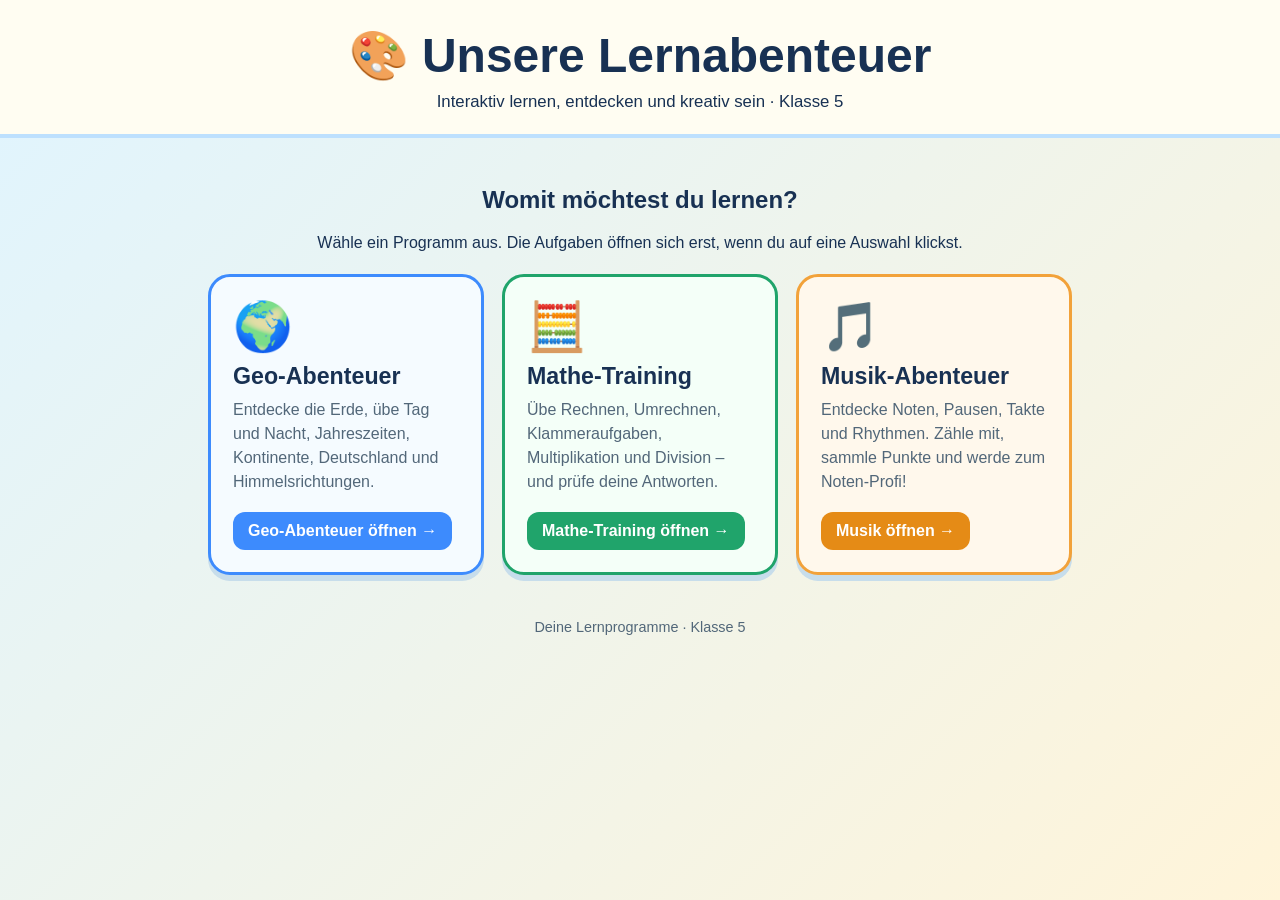
<file: index.html>
<!doctype html>
<html lang="de">
<head>
<meta charset="utf-8">
<meta name="viewport" content="width=device-width, initial-scale=1">
<title>Lernabenteuer – Klasse 5</title>
<style>
:root{--ink:#183153;--blue:#3d8bfd;--green:#20a46b;--line:#d7e8f5;--muted:#526779}
*{box-sizing:border-box}body{margin:0;min-height:100vh;font-family:"Trebuchet MS",Arial,sans-serif;color:var(--ink);background:linear-gradient(135deg,#dff4ff,#fff4d9)}
header{text-align:center;padding:28px 16px 22px;background:#fffdf2;border-bottom:4px solid #bde0fe}h1{font-size:clamp(1.9rem,4vw,3rem);margin:0}header p{margin:8px 0 0;font-size:1.05rem}
main{max-width:900px;margin:auto;padding:28px 18px}.intro{text-align:center;margin:0 auto 22px;max-width:650px}.choices{display:grid;grid-template-columns:repeat(auto-fit,minmax(260px,1fr));gap:18px}.choice{display:flex;flex-direction:column;align-items:flex-start;text-decoration:none;color:var(--ink);padding:22px;background:#fff;border:3px solid var(--line);border-radius:22px;box-shadow:0 6px 0 #c7ddeb;transition:transform .12s,box-shadow .12s}.choice:hover{transform:translateY(-3px);box-shadow:0 9px 0 #c7ddeb}.choice.geo{background:#f5fbff;border-color:#3d8bfd}.choice.math{background:#f4fff8;border-color:#20a46b}.emoji{font-size:3rem;margin-bottom:8px}.choice h2{margin:0 0 8px;font-size:1.45rem}.choice p{margin:0 0 18px;line-height:1.5;color:var(--muted)}.go{margin-top:auto;display:inline-block;padding:10px 15px;border-radius:12px;color:white;font-weight:bold;background:var(--blue)}.math .go{background:var(--green)}.choice.music{background:#fff8ec;border-color:#f2a23a}.music .go{background:#e58b16}footer{text-align:center;color:var(--muted);padding:16px;font-size:.9rem}
@media(max-width:600px){main{padding:20px 12px}.choice{padding:18px}}
</style>
</head>
<body>
<header><h1>🎨 Unsere Lernabenteuer</h1><p>Interaktiv lernen, entdecken und kreativ sein · Klasse 5</p></header>
<main>
<div class="intro"><h2>Womit möchtest du lernen?</h2><p>Wähle ein Programm aus. Die Aufgaben öffnen sich erst, wenn du auf eine Auswahl klickst.</p></div>
<div class="choices">
<a class="choice geo" href="geo.html"><div class="emoji" aria-hidden="true">🌍</div><h2>Geo-Abenteuer</h2><p>Entdecke die Erde, übe Tag und Nacht, Jahreszeiten, Kontinente, Deutschland und Himmelsrichtungen.</p><span class="go">Geo-Abenteuer öffnen →</span></a>
<a class="choice math" href="index2.html"><div class="emoji" aria-hidden="true">🧮</div><h2>Mathe-Training</h2><p>Übe Rechnen, Umrechnen, Klammeraufgaben, Multiplikation und Division – und prüfe deine Antworten.</p><span class="go">Mathe-Training öffnen →</span></a>
<a class="choice music" href="musik.html"><div class="emoji" aria-hidden="true">🎵</div><h2>Musik-Abenteuer</h2><p>Entdecke Noten, Pausen, Takte und Rhythmen. Zähle mit, sammle Punkte und werde zum Noten-Profi!</p><span class="go">Musik öffnen →</span></a>
</div>
</main><footer>Deine Lernprogramme · Klasse 5</footer>
</body></html>
</file>
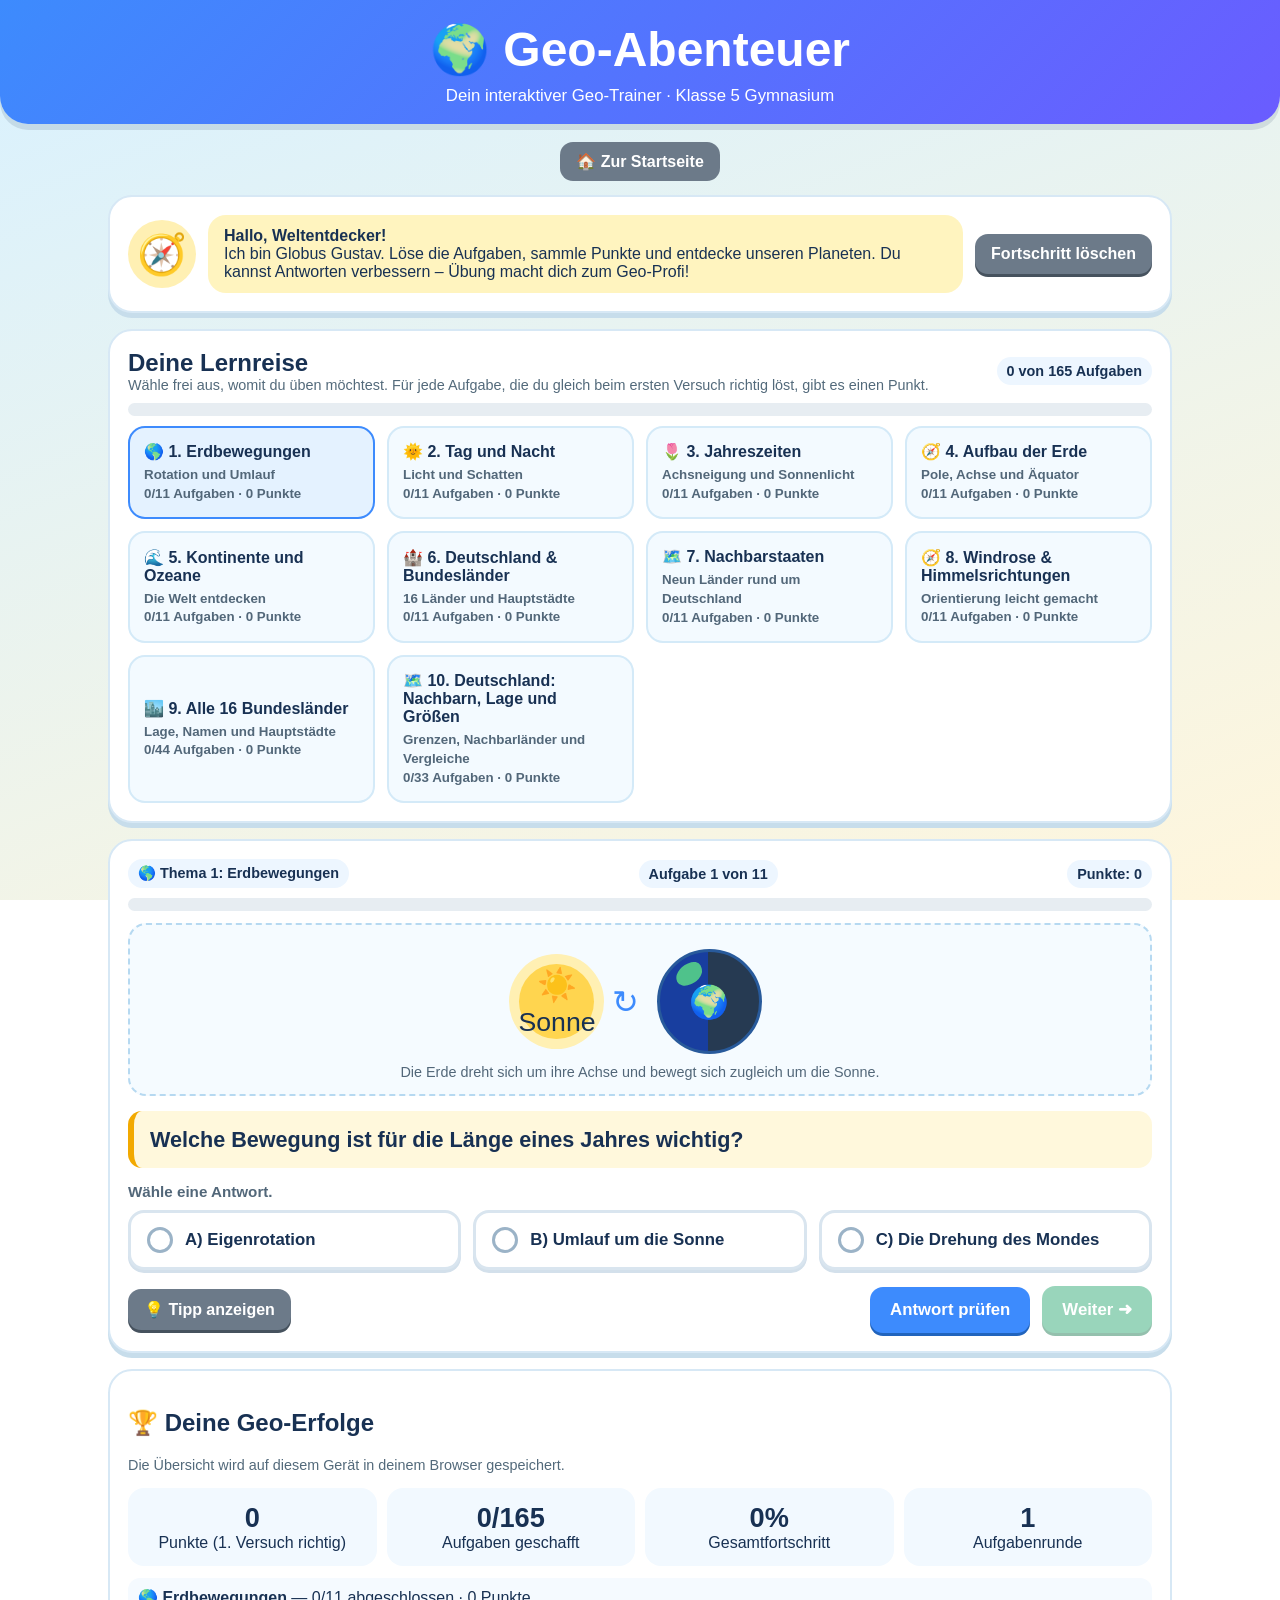
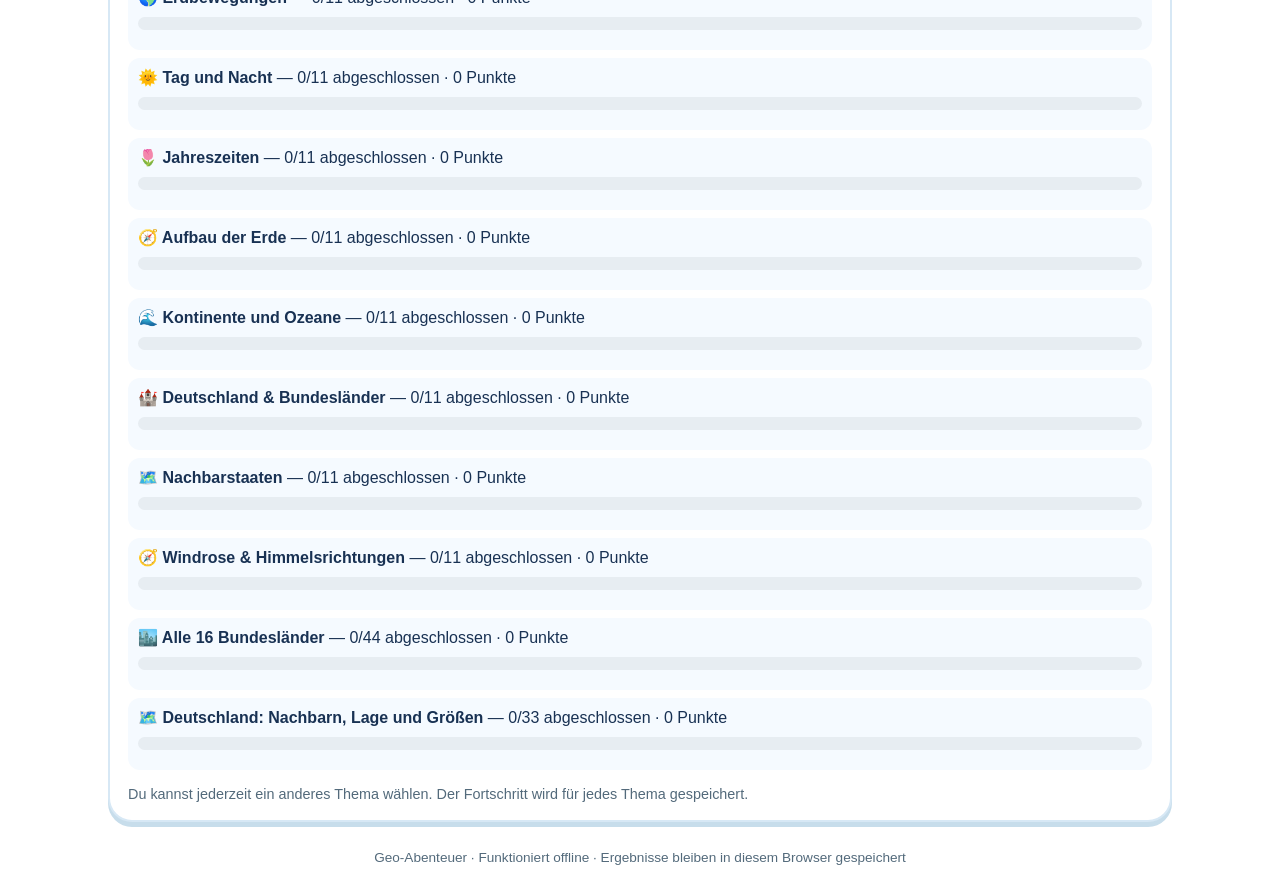
<file: geo.html>
<!DOCTYPE html>
<html lang="de">
<head>
<meta charset="utf-8">
<meta name="viewport" content="width=device-width,initial-scale=1">
<title>Geo-Abenteuer – Klasse 5</title>
<style>
:root{--ink:#183153;--blue:#3d8bfd;--sky:#eaf6ff;--green:#20a46b;--gold:#ffd166;--pink:#ff8fab;--paper:#fffdf6}
*{box-sizing:border-box}body{margin:0;font-family:"Trebuchet MS",Arial,sans-serif;color:var(--ink);background:linear-gradient(135deg,#dff4ff,#fff4d9);min-height:100vh}
header{padding:22px 16px 18px;text-align:center;background:#fffdf2;border-bottom:4px solid #bde0fe}
h1{margin:0;font-size:clamp(1.8rem,4vw,3rem)}header p{margin:8px 0 0;font-size:1.05rem}
.wrap{max-width:1100px;margin:auto;padding:18px}
.panel{background:#fff;border:2px solid #d7e8f5;border-radius:22px;padding:18px;box-shadow:0 5px 0 #c7ddeb;margin-bottom:16px}
.toprow{display:flex;gap:12px;align-items:center;justify-content:space-between;flex-wrap:wrap}
.mascot{font-size:2.5rem;background:#fff0b3;border-radius:50%;width:68px;height:68px;display:grid;place-items:center;flex-shrink:0}
.bubble{background:#fff4bf;border-radius:18px;padding:12px 16px;flex:1;min-width:180px}
button,select,input{font:inherit}button{border:0;border-radius:13px;padding:11px 16px;background:var(--blue);color:white;font-weight:bold;cursor:pointer;box-shadow:0 3px 0 #2164bd;transition:transform .08s}
button:hover{filter:brightness(1.05)}button:active{transform:translateY(2px);box-shadow:0 1px 0 #2164bd}button:disabled{opacity:.45;cursor:not-allowed}
button.secondary{background:#6c7a89;box-shadow:0 3px 0 #46525e}button.green{background:var(--green);box-shadow:0 3px 0 #14764b}button.gold{background:#f2a900;box-shadow:0 3px 0 #b77f00;color:#18243a}
.progressbar{height:13px;background:#e7edf2;border-radius:99px;overflow:hidden;margin:10px 0}.progressbar span{display:block;height:100%;background:linear-gradient(90deg,#22c55e,#8bd450);width:0%;transition:width .25s}
.topics{display:grid;grid-template-columns:repeat(auto-fit,minmax(210px,1fr));gap:12px}
.topic{padding:14px;border-radius:17px;background:#f3faff;border:2px solid #d4eaf8;cursor:pointer;text-align:left;color:var(--ink);box-shadow:none}
.topic.active{border-color:#3d8bfd;background:#e4f2ff}.topic.done{border-color:#55b98a;background:#e9fff3}
.topic strong{display:block;margin-bottom:5px}.topic small{display:block;color:#526779;line-height:1.4}
.quizhead{display:flex;justify-content:space-between;gap:12px;flex-wrap:wrap;align-items:center}
.tag{background:#edf6ff;padding:6px 10px;border-radius:99px;font-size:.9rem;font-weight:bold}
.question{font-size:1.25rem;font-weight:bold;margin:15px 0}
.answers{display:grid;grid-template-columns:repeat(auto-fit,minmax(220px,1fr));gap:10px}
.answer{background:#f4f8fc;border:2px solid #d9e5ef;color:var(--ink);box-shadow:none;text-align:left;min-height:48px}
.answer.chosen{border-color:#3d8bfd;background:#e3f1ff}.answer.correct{border-color:#20a46b;background:#e5fff1}.answer.wrong{border-color:#e76f51;background:#fff0eb}
.feedback{padding:12px 14px;border-radius:14px;margin-top:14px;display:none;line-height:1.45}.feedback.show{display:block}.feedback.good{background:#e6fff0;border:2px solid #8edab0}.feedback.bad{background:#fff0eb;border:2px solid #ffc2b0}
.visual{background:#f5fbff;border:2px dashed #b6d9f1;border-radius:18px;padding:14px;margin:12px 0;text-align:center}
.diagram{display:flex;justify-content:center;align-items:center;gap:18px;flex-wrap:wrap;min-height:125px}
.sun{width:75px;height:75px;border-radius:50%;display:grid;place-items:center;background:#ffd54f;box-shadow:0 0 0 10px #fff0b3;font-size:2rem}
.earth{width:105px;height:105px;border-radius:50%;display:grid;place-items:center;background:linear-gradient(90deg,#183e9f 0 48%,#263a52 49% 100%);color:white;font-size:2rem;position:relative;overflow:hidden;border:3px solid #285a9b}
.earth:after{content:"";position:absolute;left:15px;top:12px;width:28px;height:20px;background:#4fc28b;border-radius:60% 35% 55% 40%;transform:rotate(-25deg)}
.axis{font-size:.9rem;color:#526779}.diagram .arrow{font-size:2rem;color:#3d8bfd}
.windrose{width:210px;height:210px;margin:auto;position:relative;border:3px solid #8bbfe5;border-radius:50%;background:#fff}
.windrose button{position:absolute;width:62px;height:42px;padding:6px;box-shadow:none}.windrose .n{top:4px;left:calc(50% - 31px)}.windrose .s{bottom:4px;left:calc(50% - 31px)}.windrose .e{right:4px;top:calc(50% - 21px)}.windrose .w{left:4px;top:calc(50% - 21px)}.windrose .ne{right:23px;top:24px;background:#f2a900;color:#172a46}.windrose .se{right:23px;bottom:24px;background:#f2a900;color:#172a46}.windrose .sw{left:23px;bottom:24px;background:#f2a900;color:#172a46}.windrose .nw{left:23px;top:24px;background:#f2a900;color:#172a46}
select,input[type=text]{padding:10px;border:2px solid #b8d4e8;border-radius:10px;background:white;max-width:100%}
.mapgrid{display:grid;grid-template-columns:repeat(auto-fit,minmax(130px,1fr));gap:8px;margin-top:12px}
.mapcell{padding:12px;background:#edf7ff;border:2px solid #cce4f6;border-radius:12px;text-align:center}
.smallnote{font-size:.9rem;color:#536a7b}.summarygrid{display:grid;grid-template-columns:repeat(auto-fit,minmax(160px,1fr));gap:10px}.stat{background:#f2f9ff;border-radius:16px;padding:14px;text-align:center}.stat b{font-size:1.7rem;display:block}
footer{text-align:center;padding:12px;color:#536a7b;font-size:.85rem}
@media(max-width:600px){.wrap{padding:10px}.panel{padding:13px}.question{font-size:1.1rem}}
</style>
</head>
<link rel="stylesheet" href="geo-neu.css">
<body>
<header><h1>🌍 Geo-Abenteuer</h1><p>Dein interaktiver Geo-Trainer · Klasse 5 Gymnasium</p></header>
<main class="wrap">
<div style="text-align:center;margin-bottom:14px"><a href="index.html" style="display:inline-block;background:#6c7a89;color:white;padding:10px 16px;border-radius:13px;text-decoration:none;font-weight:bold">🏠 Zur Startseite</a></div>
<section class="panel toprow">
 <div class="mascot" aria-hidden="true">🧭</div>
 <div class="bubble"><strong>Hallo, Weltentdecker!</strong><br>Ich bin Globus Gustav. Löse die Aufgaben, sammle Punkte und entdecke unseren Planeten. Du kannst Antworten verbessern – Übung macht dich zum Geo-Profi!</div>
 <button class="secondary" id="resetBtn" title="Alle gespeicherten Ergebnisse löschen">Fortschritt löschen</button>
</section>
<section class="panel">
 <div class="toprow"><div><h2 style="margin:0">Deine Lernreise</h2><div class="smallnote">Ein Thema hat jeweils 10 Aufgaben. Wähle frei aus, womit du üben möchtest – jedes Thema funktioniert eigenständig.</div></div><span class="tag" id="overallTag">0 von 80 Aufgaben</span></div>
 <div class="progressbar"><span id="overallBar"></span></div>
 <div class="topics" id="topics"></div>
</section>
<section class="panel" id="quizPanel">
 <div class="quizhead"><span class="tag" id="topicTag">Thema 1</span><span class="tag" id="countTag">Aufgabe 1 von 10</span><span class="tag" id="scoreTag">Punkte: 0</span></div>
 <div class="progressbar"><span id="topicBar"></span></div>
 <div id="visual" class="visual"></div>
 <div id="question" class="question"></div>
 <div id="answerArea"></div>
 <div id="feedback" class="feedback" role="status" aria-live="polite"></div>
 <div class="toprow" style="margin-top:16px"><button class="secondary" id="hintBtn">💡 Tipp anzeigen</button><span id="hint" class="smallnote"></span><span style="flex:1"></span><button id="checkBtn">Antwort prüfen</button><button class="green" id="nextBtn" disabled>Weiter ➜</button></div>
</section>
<section class="panel" id="summaryPanel">
 <h2>🏆 Deine Geo-Erfolge</h2><p class="smallnote">Die Übersicht wird auf diesem Gerät in deinem Browser gespeichert.</p>
 <div class="summarygrid" id="stats"></div><div id="summaryDetails" style="margin-top:12px"></div>
 <div class="toprow" style="margin-top:16px"><button class="gold" id="newRoundBtn" style="display:none">🔄 Neue Aufgabenrunde</button><span id="roundMessage" class="smallnote"></span></div>
</section>
<footer>Geo-Abenteuer · Funktioniert offline · Ergebnisse bleiben in diesem Browser gespeichert</footer>
</main>
<script>
const topics = [
{title:"Erdbewegungen",icon:"🌎",desc:"Rotation und Umlauf",items:[
["Wie heißt die Drehung der Erde um ihre eigene Achse?","Eigenrotation","Umlauf","Sonnenreise","Eigenrotation","Die Erde dreht sich um ihre eigene Achse. Das nennt man Rotation oder Eigenrotation.","Merke: Die Erde dreht sich wie ein Kreisel."],
["Wie lange dauert eine Erdrotation ungefähr?","24 Stunden","30 Tage","365 Tage","24 Stunden","Eine Drehung dauert ungefähr einen Tag, also 24 Stunden.","Ein Tag entsteht durch eine Drehung."],
["Wie heißt die Bewegung der Erde um die Sonne?","Umlauf","Eigenrotation","Mondrotation","Umlauf","Die Erde umrundet die Sonne auf ihrer Bahn.","Denk an eine Laufbahn um einen Mittelpunkt."],
["Wie lange braucht die Erde für einen Umlauf um die Sonne?","Ein Jahr","Ein Tag","Ein Monat","Ein Jahr","Ein Umlauf dauert ungefähr 365¼ Tage – also ein Jahr.","Ein Jahr hat ungefähr 365 Tage."],
["Welche Bewegung verursacht Tag und Nacht?","Eigenrotation","Umlauf um die Sonne","Die Neigung allein","Eigenrotation","Durch die Drehung wird jede Erdseite einmal zur Sonne und wieder von ihr weg gedreht.","Welche Bewegung bringt verschiedene Orte abwechselnd ins Licht?"],
["Welche Bewegung ist für die Länge eines Jahres wichtig?","Umlauf um die Sonne","Eigenrotation","Die Drehung des Mondes","Umlauf um die Sonne","Ein Jahr ist die Zeit für einen Umlauf der Erde um die Sonne.","Tag = Drehung, Jahr = Umlauf."],
["Die Erde dreht sich um …","ihre eigene Achse","die Sonne als Achse","den Nordpol","ihre eigene Achse","Die Erdachse verläuft gedanklich durch Nordpol und Südpol.","Welche Linie geht durch beide Pole?"],
["Die Erde bewegt sich auf ihrer Bahn um …","die Sonne","den Mond","den Äquator","die Sonne","Die Erde umkreist die Sonne.","Unser Sonnensystem hat die Sonne im Zentrum."],
["Welche Aussage stimmt?","Rotation dauert etwa einen Tag.","Rotation dauert ein Jahr.","Umlauf dauert 24 Stunden.","Rotation dauert etwa einen Tag.","Die Erdrotation dauert ungefähr 24 Stunden.","Ein Tag ist viel kürzer als ein Jahr."],
["Wie nennt man die gedachte Linie durch Nord- und Südpol?","Erdachse","Äquator","Erdumlauf","Erdachse","Die gedachte Drehachse der Erde heißt Erdachse.","Sie verläuft durch beide Pole."]]},
{title:"Tag und Nacht",icon:"🌞",desc:"Licht und Schatten",items:[
["Warum ist es auf der Erde Tag?","Die Sonne beleuchtet diese Erdseite.","Die Erde hört auf, sich zu drehen.","Der Mond leuchtet auf sie.","Die Sonne beleuchtet diese Erdseite.","Die Sonne beleuchtet immer eine Erdhalbkugel; dort ist Tag.","Sonne = Lichtquelle."],
["Warum wird es Nacht?","Der Ort ist von der Sonne abgewandt.","Die Sonne geht wirklich um die Erde.","Die Sonne schaltet sich aus.","Der Ort ist von der Sonne abgewandt.","Durch die Erdrotation dreht sich der Ort auf die Nachtseite.","Die Sonne scheint weiter – nur nicht auf diese Seite."],
["In welche Richtung dreht sich die Erde?","Von Westen nach Osten","Von Osten nach Westen","Von Norden nach Süden","Von Westen nach Osten","Die Erde rotiert von Westen nach Osten. Darum scheint die Sonne im Osten aufzugehen.","Die Sonne scheint am Morgen im Osten zu erscheinen."],
["Wo geht die Sonne scheinbar auf?","Im Osten","Im Westen","Im Süden","Im Osten","Durch die Erdrotation sehen wir die Sonne im Osten aufgehen.","Morgens beginnt der Tag im Osten."],
["Wo geht die Sonne scheinbar unter?","Im Westen","Im Osten","Im Norden","Im Westen","Die Sonne scheint im Westen unterzugehen.","Abends verschwindet sie scheinbar im Westen."],
["Ist überall auf der Erde gleichzeitig Tag?","Nein","Ja","Nur im Sommer","Nein","Eine Erdseite ist beleuchtet, die gegenüberliegende liegt im Dunkeln.","Stell dir eine Kugel mit Licht von einer Seite vor."],
["Was ist die Ursache für den Wechsel von Tag und Nacht?","Die Drehung der Erde","Der Umlauf des Mondes","Die Jahreszeiten","Die Drehung der Erde","Die Erde dreht sich in ungefähr 24 Stunden einmal um ihre Achse.","Das ist die Eigenrotation."],
["Was beleuchtet die Erde?","Die Sonne","Der Mond","Die Sterne allein","Die Sonne","Die Sonne ist unsere wichtigste Lichtquelle.","Ohne Sonnenlicht wäre die Erde dunkel."],
["Wenn bei uns Mittag ist, kann es anderswo …","Nacht sein","überall nur Mittag sein","keine Zeit geben","Nacht sein","Die Erde ist rund und wird nur auf einer Seite direkt von der Sonne beleuchtet.","Auf der anderen Seite ist es dunkel."],
["Warum scheint die Sonne über den Himmel zu wandern?","Weil sich die Erde dreht","Weil sie täglich die Erde umrundet","Weil der Himmel rotiert","Weil sich die Erde dreht","Die scheinbare Bewegung der Sonne entsteht vor allem durch die Erdrotation.","Nicht die Sonne umrundet täglich die Erde."]]},
{title:"Jahreszeiten",icon:"🌷",desc:"Achsneigung und Sonnenlicht",items:[
["Welche vier Jahreszeiten gibt es?","Frühling, Sommer, Herbst, Winter","Regenzeit, Trockenzeit, Nacht, Tag","Morgen, Mittag, Abend, Nacht","Frühling, Sommer, Herbst, Winter","In unseren Breiten unterscheiden wir Frühling, Sommer, Herbst und Winter.","Ordne die vier Jahreszeiten im Jahreslauf."],
["Was ist die wichtigste Ursache für die Jahreszeiten?","Die Neigung der Erdachse und der Umlauf um die Sonne","Die wechselnde Entfernung allein","Die Wolken","Die Neigung der Erdachse und der Umlauf um die Sonne","Die Erdachse ist geneigt. Im Jahreslauf erhalten die Halbkugeln unterschiedlich viel direktes Sonnenlicht.","Achte auf Sonnenstand und Tageslänge."],
["Wenn auf der Nordhalbkugel Sommer ist, ist auf der Südhalbkugel meist …","Winter","auch Sommer","Frühling","Winter","Die Halbkugeln sind im Jahreslauf entgegengesetzt zur Sonne geneigt.","Australien liegt auf der Südhalbkugel."],
["Warum ist es im Sommer oft wärmer?","Die Sonne steht höher und die Tage sind länger.","Die Erde ist immer viel näher an der Sonne.","Die Sonne ist heißer.","Die Sonne steht höher und die Tage sind länger.","Die Sonnenstrahlen treffen steiler auf und erwärmen den Boden stärker.","Steilere Strahlen bündeln Energie auf kleinerer Fläche."],
["Was ist im Winter auf der Nordhalbkugel typisch?","Kurze Tage und tief stehende Sonne","Lange Tage und hoch stehende Sonne","Die Erde hört auf, sich zu drehen","Kurze Tage und tief stehende Sonne","Die Nordhalbkugel ist von der Sonne weg geneigt.","Weniger Tageslicht bedeutet meist weniger Erwärmung."],
["Ist die Erde im Sommer auf der Nordhalbkugel immer am nächsten an der Sonne?","Nein","Ja","Nur nachts","Nein","Die Jahreszeiten entstehen nicht durch die Entfernung zur Sonne.","Die Achsneigung ist entscheidend."],
["Wie heißt die gedachte Linie in der Mitte der Erde?","Äquator","Erdachse","Wendekreis","Äquator","Der Äquator teilt die Erde in Nord- und Südhalbkugel.","Er liegt ungefähr in der Mitte zwischen den Polen."],
["Welche Halbkugel ist im Dezember stärker zur Sonne geneigt?","Südhalbkugel","Nordhalbkugel","Beide gleich stark","Südhalbkugel","Im Dezember ist auf der Südhalbkugel Sommer und auf der Nordhalbkugel Winter.","Denk an Weihnachten in Australien."],
["Warum sind die Tage im Sommer länger?","Die jeweilige Halbkugel ist zur Sonne geneigt.","Die Erde dreht sich im Sommer langsamer.","Die Sonne leuchtet länger.","Die jeweilige Halbkugel ist zur Sonne geneigt.","Der beleuchtete Tagesbogen ist auf dieser Halbkugel länger.","Die Erdrotation bleibt ungefähr gleich schnell."],
["Welche Aussage ist richtig?","Die Erdachse ist geneigt.","Die Erdachse steht senkrecht zur Umlaufbahn.","Jahreszeiten gibt es nur wegen Regen.","Die Erdachse ist geneigt.","Die Neigung der Erdachse beträgt ungefähr 23,5 Grad.","Diese Neigung sorgt für wechselnde Sonneneinstrahlung."]]},
{title:"Aufbau der Erde",icon:"🧭",desc:"Pole, Achse und Äquator",items:[
["Wie heißt die Hälfte nördlich des Äquators?","Nordhalbkugel","Südhalbkugel","Ozeanhalbkugel","Nordhalbkugel","Der Äquator teilt die Erde in eine Nord- und eine Südhalbkugel.","Nord liegt auf der Seite des Nordpols."],
["Wie heißt die Hälfte südlich des Äquators?","Südhalbkugel","Nordhalbkugel","Osthalbkugel","Südhalbkugel","Südlich des Äquators liegt die Südhalbkugel.","Dort liegt zum Beispiel Australien."],
["Wie heißt der nördlichste Punkt der Erde?","Nordpol","Südpol","Äquator","Nordpol","Der Nordpol liegt ganz im Norden der Erdachse.","Der Südpol liegt gegenüber."],
["Wie heißt der südlichste Punkt der Erde?","Südpol","Nordpol","Äquator","Südpol","Der Südpol liegt ganz im Süden.","Er liegt in der Antarktis."],
["Was ist der Äquator?","Eine gedachte Linie um die Mitte der Erde","Eine echte Straße","Die Erdachse","Eine gedachte Linie um die Mitte der Erde","Der Äquator ist eine gedachte Linie, die Nord- und Südhalbkugel trennt.","Er verläuft rund um die Erde."],
["Was ist die Erdachse?","Eine gedachte Linie durch die Pole","Eine Linie um den Äquator","Die Umlaufbahn","Eine gedachte Linie durch die Pole","Die Erde dreht sich um ihre gedachte Achse.","Sie ist auf Globusmodellen oft eingezeichnet."],
["Welche Bezeichnung passt zum Pol oben auf einem üblichen Globus?","Nordpol","Südpol","Äquator","Nordpol","Auf einem üblichen Globus ist der Nordpol oben dargestellt.","Das ist die übliche Kartendarstellung."],
["Der Äquator teilt die Erde in …","Nordhalbkugel und Südhalbkugel","Osten und Westen","Land und Wasser","Nordhalbkugel und Südhalbkugel","Die beiden Hälften heißen Nord- und Südhalbkugel.","Halbkugel bedeutet eine Hälfte der Kugel."],
["Was passiert bei der Erdrotation?","Die Erde dreht sich um ihre Achse.","Die Erde dreht sich um den Äquator.","Die Pole wandern täglich um die Erde.","Die Erde dreht sich um ihre Achse.","Die Erdachse ist die gedachte Linie der Drehung.","Rotation bedeutet Drehung."],
["Welche Linie verbindet Nordpol und Südpol gedanklich durch die Erde?","Erdachse","Äquator","Wendekreis","Erdachse","Die Erdachse verläuft durch beide Pole.","Der Äquator liegt quer dazu."]]},
{title:"Kontinente und Ozeane",icon:"🌊",desc:"Die Welt entdecken",items:[
["Wie viele Kontinente werden in unserem Modell unterschieden?","Sieben","Fünf","Neun","Sieben","Wir unterscheiden hier sieben Kontinente: Europa, Asien, Afrika, Nordamerika, Südamerika, Australien und Antarktika.","Lerne die Namen als Liste."],
["Welcher Kontinent liegt südlich von Europa?","Afrika","Nordamerika","Antarktika","Afrika","Afrika liegt südlich von Europa, getrennt durch das Mittelmeer.","Denk an das Mittelmeer."],
["Welcher Kontinent ist flächenmäßig der größte?","Asien","Europa","Australien","Asien","Asien ist der größte Kontinent.","Er reicht von Westasien bis weit nach Ostasien."],
["Welcher Kontinent liegt am Südpol?","Antarktika","Europa","Afrika","Antarktika","Antarktika umgibt den geografischen Südpol.","Dort ist es sehr kalt."],
["Wie viele Ozeane werden meist unterschieden?","Fünf","Drei","Sieben","Fünf","Pazifik, Atlantik, Indischer, Arktischer und Südlicher Ozean.","Merke dir die fünf Namen."],
["Welcher Ozean liegt zwischen Europa und Nordamerika?","Atlantischer Ozean","Indischer Ozean","Pazifischer Ozean","Atlantischer Ozean","Der Atlantik liegt zwischen Europa/Afrika und Amerika.","Er ist eine wichtige Verbindung zwischen den Kontinenten."],
["Welcher Ozean ist der größte?","Pazifischer Ozean","Arktischer Ozean","Indischer Ozean","Pazifischer Ozean","Der Pazifik ist der größte Ozean.","Er liegt zwischen Asien/Australien und Amerika."],
["Was ist ein Kontinent?","Eine große zusammenhängende Landmasse","Ein sehr tiefer Meeresteil","Ein einzelnes Land","Eine große zusammenhängende Landmasse","Kontinente sind große Landgebiete der Erde.","Ein Kontinent kann viele Länder umfassen."],
["Was ist ein Ozean?","Eine riesige zusammenhängende Meeresfläche","Ein Gebirge","Eine Insel","Eine riesige zusammenhängende Meeresfläche","Ozeane sind die großen Meeresbecken der Erde.","Sie trennen und verbinden Kontinente."],
["Welcher Kontinent liegt östlich von Europa und ist mit ihm verbunden?","Asien","Südamerika","Antarktika","Asien","Europa und Asien bilden zusammen die Landmasse Eurasien.","Die Grenze zwischen Europa und Asien ist teils eine Festlegung."]]},
{title:"Deutschland & Bundesländer",icon:"🏰",desc:"16 Länder und Hauptstädte",items:[
["Wie viele Bundesländer hat Deutschland?","16","9","12","16","Deutschland besteht aus 16 Bundesländern.","Dazu gehören auch drei Stadtstaaten."],
["Was ist die Hauptstadt von Sachsen?","Dresden","Leipzig","Chemnitz","Dresden","Dresden ist die Landeshauptstadt Sachsens.","Leipzig ist die größte Stadt Sachsens, aber nicht die Hauptstadt."],
["Was ist die Hauptstadt von Bayern?","München","Nürnberg","Augsburg","München","München ist die Landeshauptstadt Bayerns.","Bayern liegt im Südosten Deutschlands."],
["Was ist die Hauptstadt von Brandenburg?","Potsdam","Cottbus","Frankfurt (Oder)","Potsdam","Potsdam ist die Landeshauptstadt Brandenburgs und liegt nahe Berlin.","Berlin ist ein eigenes Bundesland."],
["Welches Bundesland hat die Hauptstadt Kiel?","Schleswig-Holstein","Mecklenburg-Vorpommern","Niedersachsen","Schleswig-Holstein","Kiel liegt im Norden an der Ostsee.","Merke: Kiel – Schleswig-Holstein."],
["Welche Stadt ist die Hauptstadt von Thüringen?","Erfurt","Jena","Weimar","Erfurt","Erfurt ist die Landeshauptstadt Thüringens.","Thüringen liegt in der Mitte Deutschlands."],
["Welche Hauptstadt gehört zu Hessen?","Wiesbaden","Frankfurt am Main","Kassel","Wiesbaden","Wiesbaden ist die Landeshauptstadt Hessens.","Frankfurt ist eine große Finanzstadt, aber nicht die Hauptstadt."],
["Welche Stadt ist die Hauptstadt von Mecklenburg-Vorpommern?","Schwerin","Rostock","Stralsund","Schwerin","Schwerin ist die Landeshauptstadt Mecklenburg-Vorpommerns.","Rostock ist eine bekannte Hafenstadt."],
["Welches Bundesland hat die Hauptstadt Mainz?","Rheinland-Pfalz","Saarland","Hessen","Rheinland-Pfalz","Mainz ist die Landeshauptstadt von Rheinland-Pfalz.","Mainz liegt am Rhein."],
["Welche Hauptstadt gehört zu Baden-Württemberg?","Stuttgart","Karlsruhe","Mannheim","Stuttgart","Stuttgart ist die Landeshauptstadt Baden-Württembergs.","Das Bundesland liegt im Südwesten."]]},
{title:"Nachbarstaaten",icon:"🗺️",desc:"Neun Länder rund um Deutschland",items:[
["Wie viele Nachbarstaaten hat Deutschland?","Neun","Sieben","Elf","Neun","Deutschland grenzt an neun Staaten.","Zähle sie auf einer Karte rundherum."],
["Welcher Nachbarstaat liegt nördlich von Deutschland?","Dänemark","Österreich","Schweiz","Dänemark","Dänemark liegt nördlich von Schleswig-Holstein.","Es ist Deutschlands einziger nördlicher Landnachbar."],
["Welcher Nachbarstaat liegt östlich von Deutschland?","Polen","Frankreich","Belgien","Polen","Polen grenzt im Osten an Deutschland.","Die Oder bildet teilweise die Grenze."],
["Welcher Nachbarstaat liegt südöstlich von Deutschland?","Tschechien","Niederlande","Luxemburg","Tschechien","Tschechien liegt südöstlich von Deutschland.","Es grenzt unter anderem an Sachsen und Bayern."],
["Welcher Staat liegt südlich von Deutschland?","Österreich","Dänemark","Niederlande","Österreich","Österreich liegt südlich von Deutschland.","Auch die Schweiz liegt im Süden."],
["Welcher Nachbarstaat liegt westlich von Deutschland?","Frankreich","Polen","Tschechien","Frankreich","Frankreich liegt westlich beziehungsweise südwestlich von Deutschland.","Es grenzt unter anderem an das Saarland und Rheinland-Pfalz."],
["Welcher Staat grenzt im Westen an Deutschland und heißt wie seine Hauptstadt?","Luxemburg","Belgien","Dänemark","Luxemburg","Das Land Luxemburg grenzt im Westen an Deutschland.","Ein kleines Nachbarland."],
["Welcher Staat liegt zwischen Deutschland und Frankreich im Westen?","Belgien","Polen","Österreich","Belgien","Belgien liegt westlich von Deutschland und nördlich von Frankreich.","Die Niederlande liegen ebenfalls im Westen."],
["Welcher Nachbarstaat liegt im Nordwesten?","Niederlande","Österreich","Polen","Niederlande","Die Niederlande liegen nordwestlich von Deutschland.","Sie grenzen an Nordrhein-Westfalen und Niedersachsen."],
["Welcher Staat liegt südlich von Bayern und Baden-Württemberg?","Schweiz","Dänemark","Polen","Schweiz","Die Schweiz liegt südlich von Deutschland.","Sie grenzt an Baden-Württemberg und Bayern."]]},
{title:"Windrose & Himmelsrichtungen",icon:"🧭",desc:"Orientierung leicht gemacht",items:[
["Welche Himmelsrichtung liegt oben auf einer üblichen Karte?","Norden","Süden","Westen","Norden","Karten sind meist so ausgerichtet, dass Norden oben liegt.","Oben = Norden, wenn nichts anderes angegeben ist."],
["Welche Richtung liegt rechts auf einer üblichen Karte?","Osten","Westen","Süden","Osten","Wenn Norden oben ist, liegt Osten rechts.","Merke: N oben, O rechts."],
["Welche Richtung liegt links auf einer üblichen Karte?","Westen","Osten","Norden","Westen","Westen liegt links, wenn Norden oben ist.","W steht links."],
["Welche Richtung liegt gegenüber von Norden?","Süden","Osten","Nordosten","Süden","Norden und Süden liegen einander gegenüber.","Sie bilden eine Nord-Süd-Linie."],
["Welche Richtung liegt zwischen Norden und Osten?","Nordosten","Südosten","Nordwesten","Nordosten","Nordosten liegt genau zwischen Norden und Osten.","Die Zwischenrichtungen liegen diagonal."],
["Welche Richtung liegt zwischen Süden und Westen?","Südwesten","Südosten","Nordwesten","Südwesten","Südwesten liegt zwischen Süden und Westen.","Süd + West = Südwest."],
["Wenn du nach Osten schaust, liegt Norden …","links","rechts","hinter dir","links","Drehst du dich nach Osten, zeigt deine linke Seite nach Norden.","Probiere es mit deinem Körper aus."],
["Welche Richtung liegt zwischen Osten und Süden?","Südosten","Nordosten","Südwesten","Südosten","Südosten liegt diagonal zwischen Osten und Süden.","O + S = SO."],
["Welche Abkürzung steht für Nordwesten?","NW","NO","SW","NW","NW bedeutet Nordwesten.","N steht für Nord, W für West."],
["Ein Ort liegt südlich von dir. In welche Richtung musst du gehen?","Nach Süden","Nach Norden","Nach Westen","Nach Süden","Südlich bedeutet in Richtung Süden.","Auf einer normalen Karte ist Süden unten."]]}
,
{title:"Alle 16 Bundesländer",icon:"🏙️",desc:"Lage, Namen und Hauptstädte",items:[
["Welches Bundesland hat die Hauptstadt Dresden?","Sachsen","Sachsen-Anhalt","Thüringen","Sachsen","Dresden ist die Landeshauptstadt von Sachsen.","Denk an den Freistaat im Osten Deutschlands."],
["Wie heißt die Hauptstadt von Bayern?","München","Nürnberg","Stuttgart","München","München ist die Hauptstadt Bayerns.","München liegt im Süden Bayerns."],
["Wie heißt die Hauptstadt von Sachsen-Anhalt?","Magdeburg","Halle (Saale)","Erfurt","Magdeburg","Magdeburg ist die Hauptstadt von Sachsen-Anhalt.","Magdeburg liegt an der Elbe."],
["Wie heißt die Hauptstadt von Thüringen?","Erfurt","Weimar","Jena","Erfurt","Erfurt ist die Landeshauptstadt Thüringens.","Erfurt liegt ungefähr in der Mitte Deutschlands."],
["Wie heißt die Hauptstadt von Brandenburg?","Potsdam","Cottbus","Rostock","Potsdam","Potsdam liegt direkt bei Berlin und ist Hauptstadt Brandenburgs.","Potsdam umgibt Berlin, ist aber eine eigene Landeshauptstadt."],
["Wie heißt die Hauptstadt von Mecklenburg-Vorpommern?","Schwerin","Rostock","Stralsund","Schwerin","Schwerin ist die Hauptstadt von Mecklenburg-Vorpommern.","Rostock ist größer, aber nicht die Landeshauptstadt."],
["Wie heißt die Hauptstadt von Niedersachsen?","Hannover","Braunschweig","Oldenburg","Hannover","Hannover ist die Landeshauptstadt Niedersachsens.","Hannover liegt im Norden Deutschlands."],
["Wie heißt die Hauptstadt von Schleswig-Holstein?","Kiel","Lübeck","Flensburg","Kiel","Kiel ist die Landeshauptstadt Schleswig-Holsteins.","Kiel liegt an der Ostsee."],
["Wie heißt die Hauptstadt von Hamburg?","Hamburg","Bremen","Lübeck","Hamburg","Hamburg ist Stadt und Bundesland zugleich.","Hamburg ist ein Stadtstaat."],
["Wie heißt die Hauptstadt von Bremen?","Bremen","Bremerhaven","Oldenburg","Bremen","Die Stadt Bremen ist die Hauptstadt des Bundeslandes Bremen.","Das Bundesland besteht aus Bremen und Bremerhaven."],
["Wie heißt die Hauptstadt von Berlin?","Berlin","Potsdam","Leipzig","Berlin","Berlin ist Stadt und Bundesland zugleich.","Berlin ist ein Stadtstaat."],
["Wie heißt die Hauptstadt von Hessen?","Wiesbaden","Frankfurt am Main","Kassel","Wiesbaden","Wiesbaden ist die Hauptstadt Hessens.","Frankfurt ist sehr bekannt, aber nicht die Landeshauptstadt."],
["Wie heißt die Hauptstadt von Rheinland-Pfalz?","Mainz","Koblenz","Trier","Mainz","Mainz ist die Landeshauptstadt von Rheinland-Pfalz.","Mainz liegt am Rhein."],
["Wie heißt die Hauptstadt des Saarlandes?","Saarbrücken","Trier","Kaiserslautern","Saarbrücken","Saarbrücken ist die Landeshauptstadt des Saarlandes.","Das Saarland liegt im Südwesten Deutschlands."],
["Wie heißt die Hauptstadt von Baden-Württemberg?","Stuttgart","Karlsruhe","Freiburg","Stuttgart","Stuttgart ist die Landeshauptstadt Baden-Württembergs.","Das Bundesland liegt im Südwesten."],
["Wie heißt die Hauptstadt von Nordrhein-Westfalen?","Düsseldorf","Köln","Dortmund","Düsseldorf","Düsseldorf ist die Landeshauptstadt Nordrhein-Westfalens.","Köln ist sehr groß, aber Düsseldorf ist die Hauptstadt."],
["Welches Bundesland liegt ganz im Nordosten Deutschlands und hat die Ostsee-Küste?","Mecklenburg-Vorpommern","Saarland","Hessen","Mecklenburg-Vorpommern","Mecklenburg-Vorpommern liegt im Nordosten an der Ostsee.","Suche die Ostseeküste auf der Karte."],
["Welches Bundesland liegt im äußersten Südosten Deutschlands?","Bayern","Schleswig-Holstein","Saarland","Bayern","Bayern liegt im Südosten und grenzt unter anderem an Österreich und Tschechien.","Denk an die Alpen."],
["Welches Bundesland liegt im Südwesten an Frankreich?","Saarland","Brandenburg","Mecklenburg-Vorpommern","Saarland","Das Saarland liegt im Südwesten und grenzt an Frankreich und Luxemburg.","Es ist eines der kleineren Bundesländer."],
["Welches Bundesland umgibt Berlin fast vollständig?","Brandenburg","Sachsen","Niedersachsen","Brandenburg","Berlin liegt innerhalb des Bundeslandes Brandenburg, ist aber selbst ein Bundesland.","Auf der Karte liegt Brandenburg rund um Berlin."],
["Welches Bundesland liegt westlich von Sachsen und östlich von Hessen?","Thüringen","Bremen","Schleswig-Holstein","Thüringen","Thüringen liegt westlich von Sachsen und östlich von Hessen.","Suche die Mitte Deutschlands."],
["Welches Bundesland liegt zwischen Niedersachsen und Bayern, östlich von Hessen?","Thüringen","Hamburg","Saarland","Thüringen","Thüringen liegt in der Mitte Deutschlands.","Es grenzt auch an Sachsen und Sachsen-Anhalt."],
["Welches Bundesland hat sowohl Nordsee- als auch Ostseeküste?","Schleswig-Holstein","Niedersachsen","Mecklenburg-Vorpommern","Schleswig-Holstein","Schleswig-Holstein liegt zwischen Nordsee und Ostsee.","Es ist der Landesteil zwischen den beiden Meeren."],
["Welches Bundesland liegt an der Nordsee und grenzt an die Niederlande?","Niedersachsen","Bayern","Thüringen","Niedersachsen","Niedersachsen liegt im Nordwesten und grenzt an die Niederlande.","Suche die niederländische Grenze im Nordwesten."],
["Welches Bundesland grenzt an Polen und Tschechien?","Sachsen","Hessen","Saarland","Sachsen","Sachsen grenzt im Osten an Polen und im Süden an Tschechien.","Sachsen liegt an Deutschlands östlicher Grenze."],
["Welches Bundesland grenzt an Dänemark?","Schleswig-Holstein","Bayern","Sachsen-Anhalt","Schleswig-Holstein","Die Grenze zu Dänemark liegt im Norden Schleswig-Holsteins.","Ganz oben auf der Deutschlandkarte."],
["Welches Bundesland grenzt an die Niederlande und Belgien?","Nordrhein-Westfalen","Sachsen","Mecklenburg-Vorpommern","Nordrhein-Westfalen","Nordrhein-Westfalen liegt im Westen und grenzt an beide Länder.","Suche die westliche Grenze Deutschlands."],
["Welches Bundesland grenzt an Österreich und die Schweiz?","Baden-Württemberg","Brandenburg","Thüringen","Baden-Württemberg","Baden-Württemberg grenzt an Frankreich, die Schweiz und über den Bodensee an Österreich.","Es liegt im Südwesten."],
["Welches Bundesland grenzt an Tschechien und Österreich?","Bayern","Saarland","Niedersachsen","Bayern","Bayern hat Grenzen zu Tschechien und Österreich.","Es liegt im Südosten."],
["Welches Bundesland liegt an der Grenze zu Frankreich und Luxemburg?","Rheinland-Pfalz","Sachsen-Anhalt","Mecklenburg-Vorpommern","Rheinland-Pfalz","Rheinland-Pfalz grenzt an Frankreich und Luxemburg.","Es liegt westlich von Hessen."],
["Welche zwei Bundesländer sind Stadtstaaten neben Berlin?","Hamburg und Bremen","Sachsen und Thüringen","Bayern und Hessen","Hamburg und Bremen","Berlin, Hamburg und Bremen sind die drei Stadtstaaten.","Stadtstaaten sind zugleich Stadt und Bundesland."],
["Welches Bundesland ist flächenmäßig das größte?","Bayern","Niedersachsen","Baden-Württemberg","Bayern","Bayern ist das größte Bundesland nach Fläche.","Es liegt im Südosten und umfasst auch die Alpenregion."],
["Welches Bundesland ist flächenmäßig das kleinste?","Bremen","Saarland","Hamburg","Bremen","Bremen ist das kleinste Bundesland nach Fläche.","Es besteht aus Bremen und Bremerhaven."],
["Welches Bundesland hat die meisten Einwohner?","Nordrhein-Westfalen","Bayern","Sachsen","Nordrhein-Westfalen","Nordrhein-Westfalen ist das einwohnerreichste Bundesland.","Viele große Städte liegen im Ruhrgebiet und Rheinland."],
["Welches ist flächenmäßig größer: Sachsen oder Thüringen?","Sachsen","Thüringen","Beide sind gleich groß","Sachsen","Sachsen ist flächenmäßig größer als Thüringen.","Vergleiche die Fläche, nicht die Einwohnerzahl."],
["Welches ist flächenmäßig größer: Niedersachsen oder Hessen?","Niedersachsen","Hessen","Beide sind gleich groß","Niedersachsen","Niedersachsen ist deutlich größer als Hessen.","Niedersachsen liegt im Norden und ist großflächig."],
["Welches ist flächenmäßig größer: Brandenburg oder Saarland?","Brandenburg","Saarland","Beide sind gleich groß","Brandenburg","Brandenburg ist viel größer als das Saarland.","Das Saarland ist eines der kleinsten Länder."],
["Welche Hauptstadt gehört zu Sachsen?","Dresden","Leipzig","Chemnitz","Dresden","Dresden ist die Hauptstadt; Leipzig und Chemnitz sind große Städte in Sachsen.","Die Hauptstadt ist nicht immer die größte Stadt."],
["Welche Hauptstadt gehört zu Nordrhein-Westfalen?","Düsseldorf","Köln","Essen","Düsseldorf","Düsseldorf ist Hauptstadt von Nordrhein-Westfalen.","Köln ist größer bekannt, aber nicht die Landeshauptstadt."],
["Welche Hauptstadt gehört zu Hessen?","Wiesbaden","Frankfurt am Main","Darmstadt","Wiesbaden","Wiesbaden ist Hauptstadt von Hessen.","Frankfurt ist ein wichtiges Finanzzentrum, aber nicht Hauptstadt."],
["Welche Hauptstadt gehört zu Mecklenburg-Vorpommern?","Schwerin","Rostock","Greifswald","Schwerin","Schwerin ist die Landeshauptstadt.","Nicht die größte Stadt ist automatisch Hauptstadt."],
["Welche Hauptstadt gehört zu Brandenburg?","Potsdam","Cottbus","Frankfurt (Oder)","Potsdam","Potsdam ist die Hauptstadt Brandenburgs.","Potsdam liegt nahe Berlin."],
["Welche Hauptstadt gehört zu Niedersachsen?","Hannover","Göttingen","Wolfsburg","Hannover","Hannover ist die Hauptstadt Niedersachsens.","Die Stadt liegt ziemlich zentral im Bundesland."]]},
{title:"Deutschland: Nachbarn, Lage und Größen",icon:"🗺️",desc:"Grenzen, Nachbarländer und Vergleiche",items:[
["Wie viele Nachbarstaaten hat Deutschland?","Neun","Sieben","Elf","Neun","Deutschland hat neun Nachbarstaaten.","Sie liegen im Norden, Osten, Süden und Westen."],
["Welcher Nachbarstaat liegt nördlich von Deutschland?","Dänemark","Österreich","Frankreich","Dänemark","Dänemark liegt nördlich von Deutschland.","Suche die Grenze ganz oben auf der Karte."],
["Welcher Nachbarstaat liegt östlich von Deutschland und westlich von Belarus?","Polen","Frankreich","Belgien","Polen","Polen grenzt östlich an Deutschland.","Die Grenze liegt östlich von Brandenburg und Sachsen."],
["Welcher Nachbarstaat liegt östlich von Bayern und südlich von Sachsen?","Tschechien","Belgien","Dänemark","Tschechien","Tschechien grenzt an Sachsen und Bayern.","Die Grenze verläuft im Südosten und Osten."],
["Welcher Nachbarstaat liegt südlich von Bayern?","Österreich","Dänemark","Niederlande","Österreich","Österreich liegt südlich von Bayern.","Dort liegen die Alpen."],
["Welcher Nachbarstaat liegt südwestlich von Deutschland und grenzt an Baden-Württemberg?","Schweiz","Dänemark","Polen","Schweiz","Die Schweiz liegt südlich von Baden-Württemberg.","Die Grenze verläuft teilweise am Rhein und Bodensee."],
["Welcher Nachbarstaat liegt westlich von Deutschland und hat Paris als Hauptstadt?","Frankreich","Belgien","Luxemburg","Frankreich","Frankreich grenzt im Westen und Südwesten an Deutschland.","Paris ist die Hauptstadt Frankreichs."],
["Welcher Nachbarstaat liegt westlich von Nordrhein-Westfalen und hat Amsterdam als Hauptstadt?","Niederlande","Polen","Österreich","Niederlande","Die Niederlande liegen westlich von Deutschland.","Amsterdam ist die Hauptstadt der Niederlande."],
["Welcher kleine Nachbarstaat liegt zwischen Belgien, Frankreich und Deutschland?","Luxemburg","Dänemark","Tschechien","Luxemburg","Luxemburg liegt im Westen Deutschlands zwischen mehreren Nachbarn.","Es ist ein kleines Land westlich von Rheinland-Pfalz."],
["Welcher Nachbarstaat liegt westlich von Nordrhein-Westfalen und südlich der Niederlande?","Belgien","Polen","Dänemark","Belgien","Belgien grenzt an Nordrhein-Westfalen und Rheinland-Pfalz.","Belgien liegt im Westen Deutschlands."],
["Welche zwei Meere liegen an der deutschen Küste?","Nordsee und Ostsee","Mittelmeer und Schwarzes Meer","Atlantik und Mittelmeer","Nordsee und Ostsee","Deutschland hat Küsten an Nordsee und Ostsee.","Beide liegen im Norden Deutschlands."],
["Welches Bundesland liegt am weitesten im Norden?","Schleswig-Holstein","Bayern","Saarland","Schleswig-Holstein","Schleswig-Holstein liegt zwischen Nordsee und Ostsee an Dänemark.","Es bildet den nördlichen Landesteil Deutschlands."],
["Welches Bundesland liegt am weitesten im Süden?","Bayern","Niedersachsen","Brandenburg","Bayern","Bayern reicht bis zu den Alpen im Süden.","Denk an Zugspitze und Alpen."],
["Welche Aussage stimmt über Berlin?","Berlin ist ein eigenes Bundesland.","Berlin gehört zu Brandenburg.","Berlin ist die Hauptstadt von Sachsen.","Berlin ist ein eigenes Bundesland.","Berlin ist sowohl Stadt als auch Bundesland und die Hauptstadt Deutschlands.","Berlin wird von Brandenburg umgeben, gehört aber nicht dazu."],
["Welche Aussage über Bremen stimmt?","Bremen ist ein eigenes Bundesland.","Bremen ist die Hauptstadt von Niedersachsen.","Bremen liegt in Bayern.","Bremen ist ein eigenes Bundesland.","Das Bundesland Bremen besteht aus Bremen und Bremerhaven.","Es ist einer der drei Stadtstaaten."],
["Welche Aussage über Hamburg stimmt?","Hamburg ist ein eigenes Bundesland.","Hamburg ist die Hauptstadt von Schleswig-Holstein.","Hamburg liegt an der Grenze zu Frankreich.","Hamburg ist ein eigenes Bundesland.","Hamburg ist ein Stadtstaat im Norden Deutschlands.","Es liegt nahe der Elbe und der Nordsee."],
["Was bedeutet ‚flächenmäßig größer‘?","Ein Gebiet hat mehr Quadratkilometer.","Ein Gebiet hat mehr Einwohner.","Ein Gebiet hat mehr Städte.","Ein Gebiet hat mehr Quadratkilometer.","Die Fläche beschreibt, wie viel Land ein Gebiet bedeckt.","Fläche wird zum Beispiel in Quadratkilometern angegeben."],
["Was bedeutet ‚einwohnerreichster‘?","Dort leben die meisten Menschen.","Das Gebiet ist am größten.","Dort gibt es die meisten Flüsse.","Dort leben die meisten Menschen.","Einwohnerzahl und Fläche sind zwei verschiedene Dinge.","Ein kleines Gebiet kann viele Einwohner haben."],
["Was ist größer nach Fläche: Deutschland oder die Schweiz?","Deutschland","Die Schweiz","Beide gleich groß","Deutschland","Deutschland hat eine deutlich größere Fläche als die Schweiz.","Die Schweiz ist ein vergleichsweise kleines Nachbarland."],
["Was ist größer nach Fläche: Deutschland oder Österreich?","Deutschland","Österreich","Beide gleich groß","Deutschland","Deutschland ist flächenmäßig größer als Österreich.","Österreich liegt südlich von Deutschland."],
["Welches ist flächenmäßig größer: Frankreich oder Deutschland?","Frankreich","Deutschland","Beide gleich groß","Frankreich","Frankreich ist flächenmäßig größer als Deutschland, wenn man das gesamte französische Staatsgebiet betrachtet.","Achte darauf, dass hier die Gesamtfläche gemeint ist."],
["Welche Stadt ist die Hauptstadt Deutschlands?","Berlin","Bonn","Frankfurt am Main","Berlin","Berlin ist die Hauptstadt Deutschlands.","Nicht jede große oder bekannte Stadt ist Hauptstadt."],
["Welche Stadt liegt in Sachsen und ist nicht die Landeshauptstadt?","Leipzig","Dresden","Potsdam","Leipzig","Leipzig ist eine große Stadt in Sachsen; die Hauptstadt ist Dresden.","Unterscheide Großstadt und Landeshauptstadt."],
["Welche Stadt ist die Hauptstadt von Bayern und liegt an der Isar?","München","Nürnberg","Augsburg","München","München ist die Hauptstadt Bayerns und liegt an der Isar.","Die Isar fließt durch München."],
["Welche Grenze ist Deutschlands längste Landesgrenze zu einem Nachbarstaat?","Österreich","Dänemark","Luxemburg","Österreich","Die Grenze zu Österreich ist Deutschlands längste Grenze zu einem einzelnen Nachbarstaat.","Sie verläuft im Süden."],
["Welcher Nachbarstaat grenzt an Schleswig-Holstein?","Dänemark","Frankreich","Schweiz","Dänemark","Dänemark grenzt im Norden an Schleswig-Holstein.","Es ist Deutschlands einziger direkter Nachbar im Norden."],
["Welcher Nachbarstaat grenzt an Sachsen?","Polen","Niederlande","Belgien","Polen","Sachsen grenzt an Polen und Tschechien.","Sachsen liegt im Osten Deutschlands."],
["Welcher Nachbarstaat grenzt an das Saarland?","Frankreich","Dänemark","Polen","Frankreich","Das Saarland grenzt unter anderem an Frankreich und Luxemburg.","Suche das kleine Bundesland im Südwesten."],
["Welche Aussage stimmt?","Deutschland liegt in Mitteleuropa.","Deutschland liegt in Südamerika.","Deutschland liegt auf der Südhalbkugel.","Deutschland liegt in Mitteleuropa.","Deutschland liegt in Mitteleuropa in Europa.","Es grenzt an neun europäische Staaten."],
["Was liegt westlich von Deutschland?","Unter anderem die Niederlande, Belgien, Luxemburg und Frankreich","Polen und Tschechien","Österreich und die Schweiz","Unter anderem die Niederlande, Belgien, Luxemburg und Frankreich","Mehrere Nachbarstaaten liegen westlich von Deutschland.","Schau auf die linke Seite einer nach Norden ausgerichteten Karte."],
["Was liegt östlich von Deutschland?","Polen und Tschechien","Frankreich und Belgien","Dänemark und die Nordsee","Polen und Tschechien","Polen liegt im Osten, Tschechien im Südosten.","Osten ist auf üblichen Karten rechts."],
["Was liegt südlich von Deutschland?","Österreich und die Schweiz","Dänemark und die Ostsee","Niederlande und Belgien","Österreich und die Schweiz","Österreich und die Schweiz liegen südlich von Deutschland.","Dort befindet sich auch der Alpenraum."]]}

];
let state={round:1,active:0,progress:topics.map(()=>({done:0,score:0,answers:[]})),questionOrder:topics.map(t=>t.items.map((_,i)=>i)),current:0,selected:null,checked:false};
const $=id=>document.getElementById(id);
function save(){try{localStorage.setItem("geoAbenteuerV2",JSON.stringify(state))}catch(e){}}
function load(){try{const s=JSON.parse(localStorage.getItem("geoAbenteuerV2"));if(s&&s.progress&&s.progress.length===topics.length)state=s}catch(e){}}
function unlocked(i){return true} // Alle Themen sind jederzeit frei wählbar.
function renderTopics(){
 const el=$("topics");el.innerHTML="";
 topics.forEach((t,i)=>{let p=state.progress[i],b=document.createElement("button");b.className="topic"+(i===state.active?" active":"")+(p.done>=t.items.length?" done":"");b.disabled=false;b.innerHTML=`<strong>${t.icon} ${i+1}. ${t.title} ${p.done>=t.items.length?"✅":""}</strong><small>${t.desc}</small><small>${p.done}/${t.items.length} Aufgaben · ${p.score} Punkte · frei wählbar</small>`;b.onclick=()=>{state.active=i;state.current=Math.min(state.progress[i].done,t.items.length-1);state.selected=null;state.checked=false;render()};el.appendChild(b)});
}
function currentQ(){let t=topics[state.active],idx=state.questionOrder[state.active][state.current];return t.items[idx]}
function visualFor(i){
 if(i===0)return `<div class="diagram"><div class="sun">☀️<br><small>Sonne</small></div><div class="arrow">↻</div><div class="earth">🌍</div></div><div class="axis">Die Erde dreht sich um ihre Achse und bewegt sich zugleich um die Sonne.</div>`;
 if(i===1)return `<div class="diagram"><div class="sun">☀️</div><div class="arrow">☀️ ➜</div><div class="earth">🌍</div></div><div class="axis">Eine Seite ist beleuchtet, die andere liegt im Schatten.</div>`;
 if(i===2)return `<div class="diagram"><div class="sun">☀️</div><div class="arrow">↗</div><div class="earth" style="transform:rotate(23deg)">🌍</div></div><div class="axis">Die Erdachse ist geneigt. Im Jahreslauf ändern sich Sonnenstand und Tageslänge.</div>`;
 if(i===3)return `<div class="diagram"><div class="earth">🌍</div></div><div class="axis">Nordpol · Erdachse · Äquator · Südpol</div>`;
 if(i===7)return `<div class="windrose"><button class="n" onclick="rose('N')">N</button><button class="ne" onclick="rose('NO')">NO</button><button class="e" onclick="rose('O')">O</button><button class="se" onclick="rose('SO')">SO</button><button class="s" onclick="rose('S')">S</button><button class="sw" onclick="rose('SW')">SW</button><button class="w" onclick="rose('W')">W</button><button class="nw" onclick="rose('NW')">NW</button></div><div class="axis">Klicke eine Richtung an, um sie in einer kleinen Übung zu erkennen.</div>`;
 if(i===4)return `<div style="font-size:2.5rem">🌍 🧩 🌊</div><div class="axis">Kontinente sind große Landmassen, Ozeane sind riesige Meeresflächen.</div>`;
 if(i===5)return `<div style="font-size:2.5rem">🇩🇪 🏙️ 🏞️</div><div class="axis">Deutschland besteht aus 16 Bundesländern. Jedes hat eine Landeshauptstadt.</div>`;
 if(i===6)return `<div style="font-size:2.5rem">🇩🇪 ↔ 🇩🇰 🇵🇱 🇨🇿 🇦🇹 🇨🇭 🇫🇷 🇱🇺 🇧🇪 🇳🇱</div><div class="axis">Deutschland hat neun Nachbarstaaten.</div>`;
 return `<div style="font-size:2.5rem">🧭 N · O · S · W</div><div class="axis">Die Windrose zeigt die vier Hauptrichtungen und vier Zwischenrichtungen.</div>`;
}
window.rose=function(v){$("hint").textContent="Du hast "+({N:"Norden",NO:"Nordosten",O:"Osten",SO:"Südosten",S:"Süden",SW:"Südwesten",W:"Westen",NW:"Nordwesten"}[v])+" angeklickt. Schau, wo die Richtung auf der Windrose liegt!";};
function renderQuestion(){
 let i=state.active,t=topics[i],q=currentQ(),p=state.progress[i];$("topicTag").textContent=`${t.icon} Thema ${i+1}: ${t.title}`;$("countTag").textContent=`Aufgabe ${state.current+1} von ${t.items.length}`;$("scoreTag").textContent=`Punkte: ${p.score}`;$("topicBar").style.width=(p.done/t.items.length*100)+"%";$("visual").innerHTML=visualFor(i);$("question").textContent=q[0];$("feedback").className="feedback";$("feedback").textContent="";$("hint").textContent="";$("checkBtn").disabled=false;$("nextBtn").disabled=true;
 const area=$("answerArea");area.innerHTML="";state.selected=null;state.checked=false;
 let opts=[q[1],q[2],q[3]].sort(()=>Math.random()-.5);
 opts.forEach((a,j)=>{let b=document.createElement("button");b.className="answer";b.textContent=String.fromCharCode(65+j)+") "+a;b.onclick=()=>{if(state.checked)return;state.selected=a;[...area.children].forEach(x=>x.classList.remove("chosen"));b.classList.add("chosen")};area.appendChild(b)});
}
function renderSummary(){
 let done=state.progress.reduce((a,p)=>a+p.done,0),score=state.progress.reduce((a,p)=>a+p.score,0);$("overallTag").textContent=`${done} von ${topics.reduce((sum,topic)=>sum+topic.items.length,0)} Aufgaben`; $("overallBar").style.width=(done/(topics.reduce((sum,topic)=>sum+topic.items.length,0))*100)+"%";
 $("stats").innerHTML=`<div class="stat"><b>${score}</b>Punkte insgesamt</div><div class="stat"><b>${done}/${topics.reduce((sum,topic)=>sum+topic.items.length,0)}</b>Aufgaben geschafft</div><div class="stat"><b>${Math.round(done/(topics.reduce((sum,topic)=>sum+topic.items.length,0))*100)}%</b>Gesamtfortschritt</div><div class="stat"><b>${state.round}</b>Aufgabenrunde</div>`;
 $("summaryDetails").innerHTML=topics.map((t,i)=>`<div style="margin:8px 0;padding:10px;border-radius:12px;background:#f5faff"><strong>${t.icon} ${t.title}</strong> — ${state.progress[i].done}/${t.items.length} abgeschlossen · ${state.progress[i].score} Punkte<div class="progressbar"><span style="width:${state.progress[i].done/t.items.length*100}%"></span></div></div>`).join("");
 const all=state.progress.every((p,i)=>p.done>=topics[i].items.length);$("newRoundBtn").style.display=all?"inline-block":"none";$("roundMessage").textContent=all?"Fantastisch! Du hast alle Themen abgeschlossen. Jetzt kannst du eine neue Runde starten.":"Du kannst jederzeit ein anderes Thema auswählen. Dein Fortschritt wird für jedes Thema separat gespeichert.";
}
function render(){renderTopics();renderQuestion();renderSummary();save()}
$("hintBtn").onclick=()=>{$("hint").textContent=currentQ()[6]};
$("checkBtn").onclick=()=>{
 if(state.selected===null){$("feedback").className="feedback show bad";$("feedback").textContent="Wähle zuerst eine Antwort aus.";return}
 const q=currentQ(),right=state.selected===q[4],fb=$("feedback");
 state.checked=true;$("checkBtn").disabled=true;$("nextBtn").disabled=false;
 [...$("answerArea").children].forEach(b=>{let val=b.textContent.slice(3);if(val===q[4])b.classList.add("correct");else if(val===state.selected&&!right)b.classList.add("wrong")});
 if(right){fb.className="feedback show good";fb.innerHTML="🎉 <strong>Richtig!</strong> "+q[5];let p=state.progress[state.active];if(!p.answers[state.current]){p.score+=1;p.done=Math.max(p.done,state.current+1);p.answers[state.current]=true}}
 else{fb.className="feedback show bad";fb.innerHTML="Fast! Versuche es noch einmal. Tipp: "+q[6];state.checked=false;$("checkBtn").disabled=false;$("checkBtn").textContent="Erneut prüfen";$("nextBtn").disabled=true}
 renderTopics();renderSummary();$("scoreTag").textContent=`Punkte: ${state.progress[state.active].score}`;save();
};
$("nextBtn").onclick=()=>{
 let p=state.progress[state.active];
 if(!p.answers[state.current]){ // allow retry before advancing
   if(!state.checked){return}
   if(state.selected!==currentQ()[4]){state.checked=false;renderQuestion();return}
 }
 if(state.current<topics[state.active].items.length-1){
   state.current++;
 } else {
   if(p.done>=topics[state.active].items.length){
     $("feedback").className="feedback show good";
     $("feedback").textContent="🎉 Thema abgeschlossen! Wähle oben ein anderes Thema oder wiederhole dieses Thema.";
     $("nextBtn").disabled=true;
     $("checkBtn").disabled=true;
     save();
     return;
   }
   $("feedback").className="feedback show bad";
   $("feedback").textContent="Beantworte diese Aufgabe richtig, bevor du weitergehst.";
   return;
 }
 state.selected=null;state.checked=false;render();
};
$("newRoundBtn").onclick=()=>{if(!state.progress.every((p,i)=>p.done>=topics[i].items.length))return;state.round++;state.progress=topics.map(()=>({done:0,score:0,answers:[]}));state.questionOrder=topics.map(t=>t.items.map((_,i)=>i).sort(()=>Math.random()-.5));state.active=0;state.current=0;state.selected=null;state.checked=false;render()};
$("resetBtn").onclick=()=>{if(confirm("Möchtest du wirklich alle gespeicherten Ergebnisse löschen?")){localStorage.removeItem("geoAbenteuerV2");state={round:1,active:0,progress:topics.map(()=>({done:0,score:0,answers:[]})),questionOrder:topics.map(t=>t.items.map((_,i)=>i)),current:0,selected:null,checked:false};render()}};
load();render();
</script>
<script src="geo-neu.js"></script>
</body>
</html>
</file>
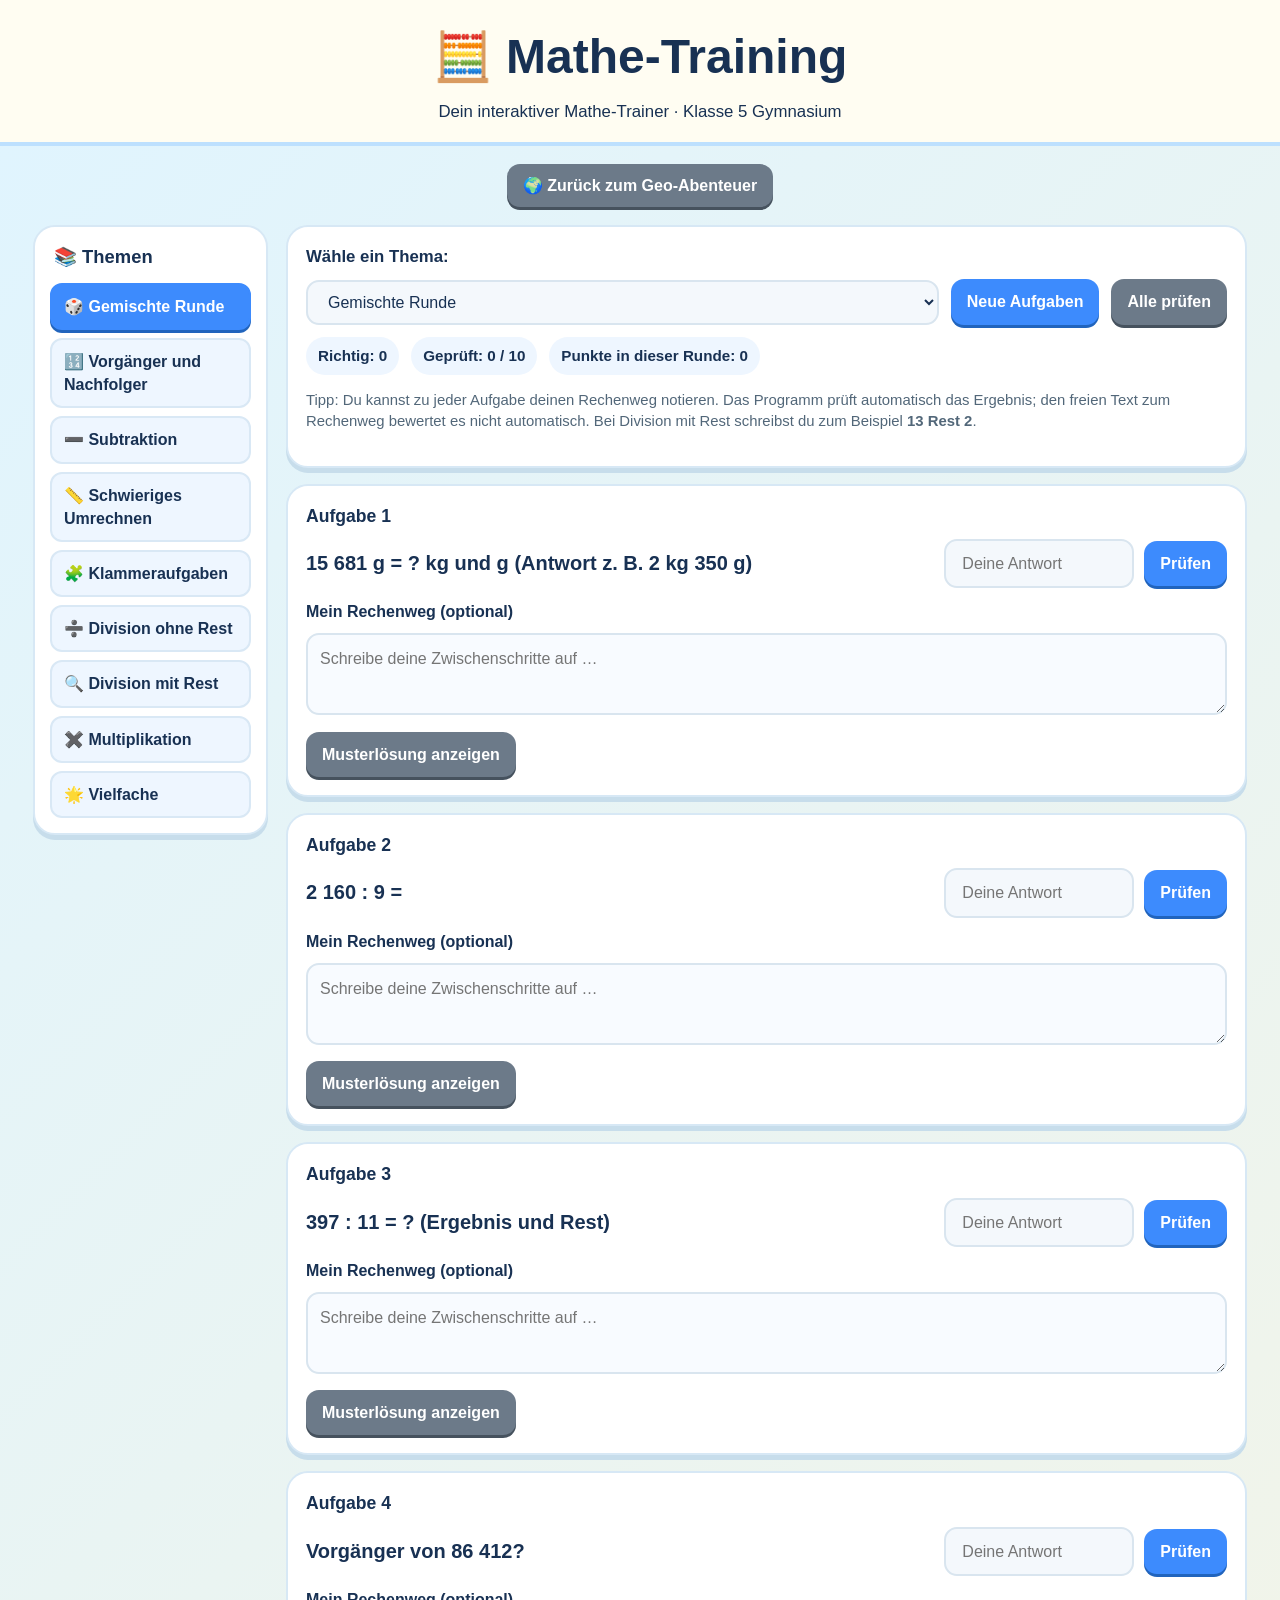
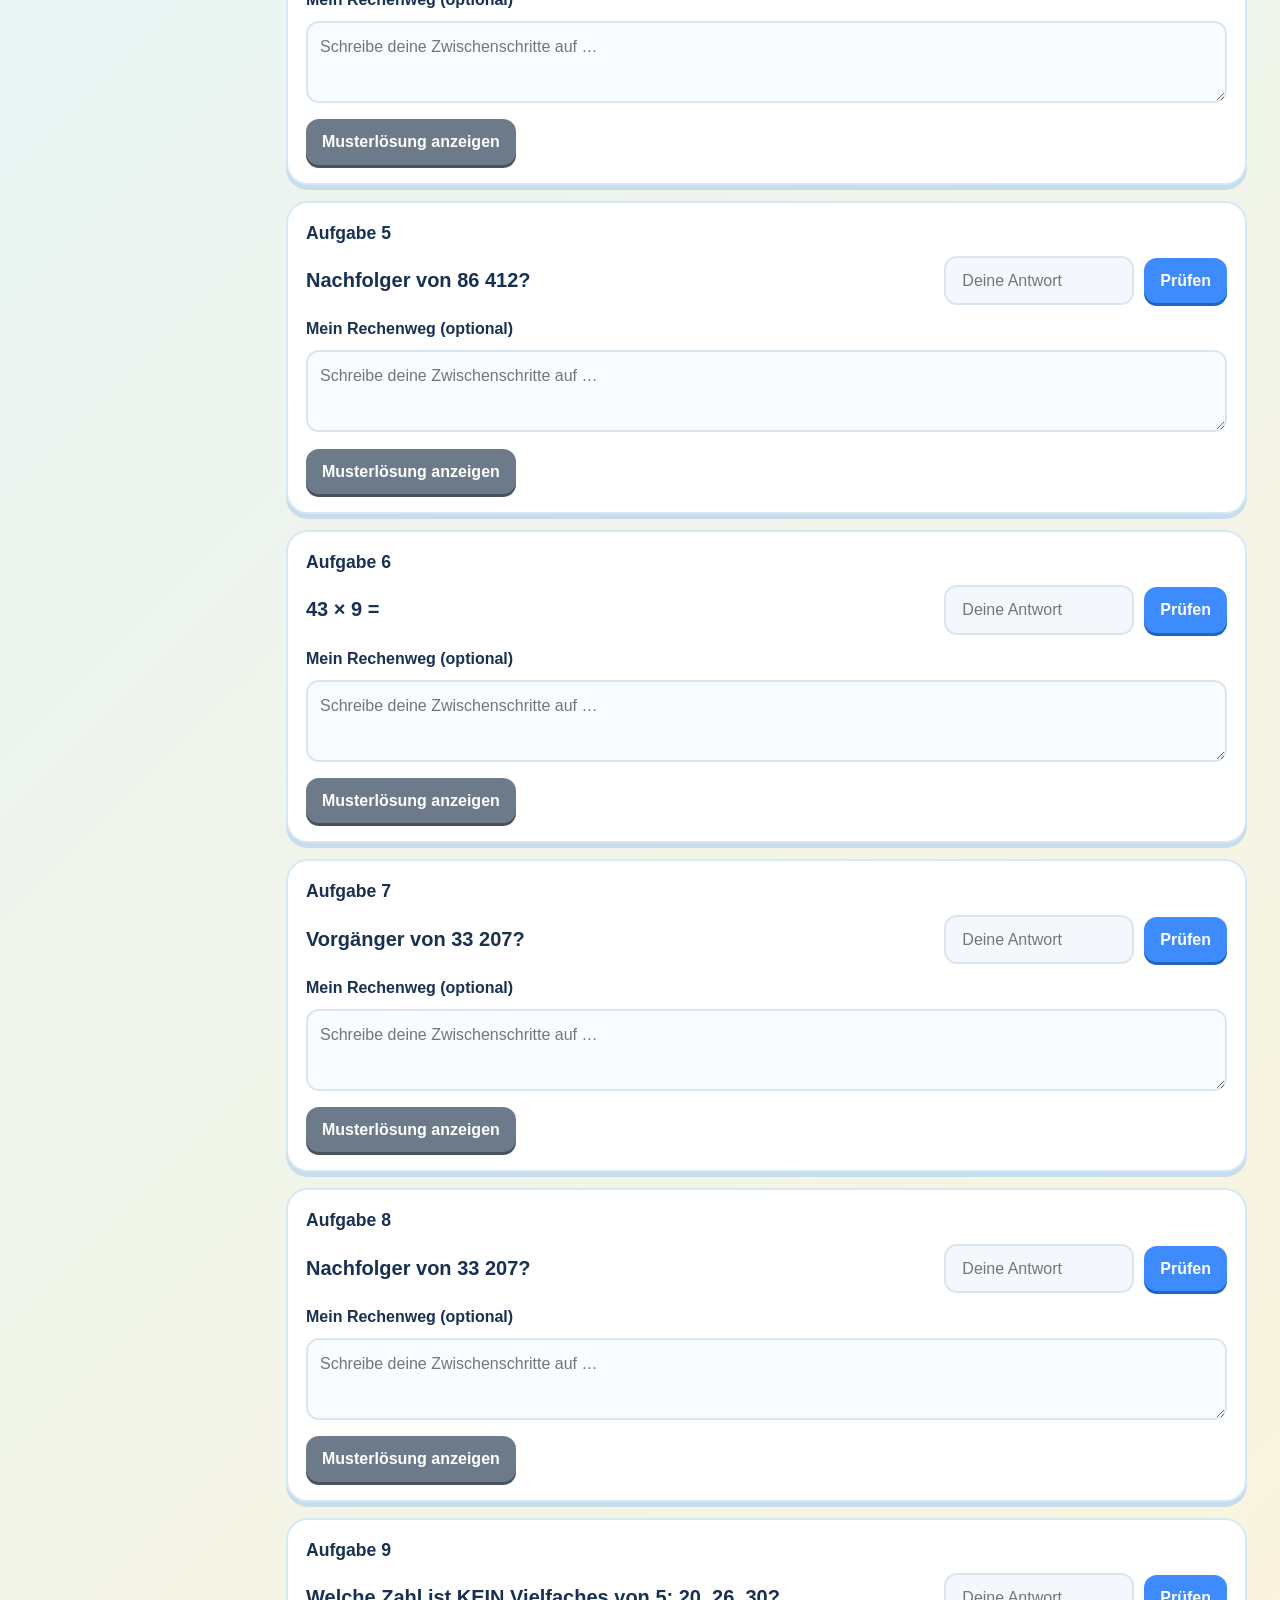
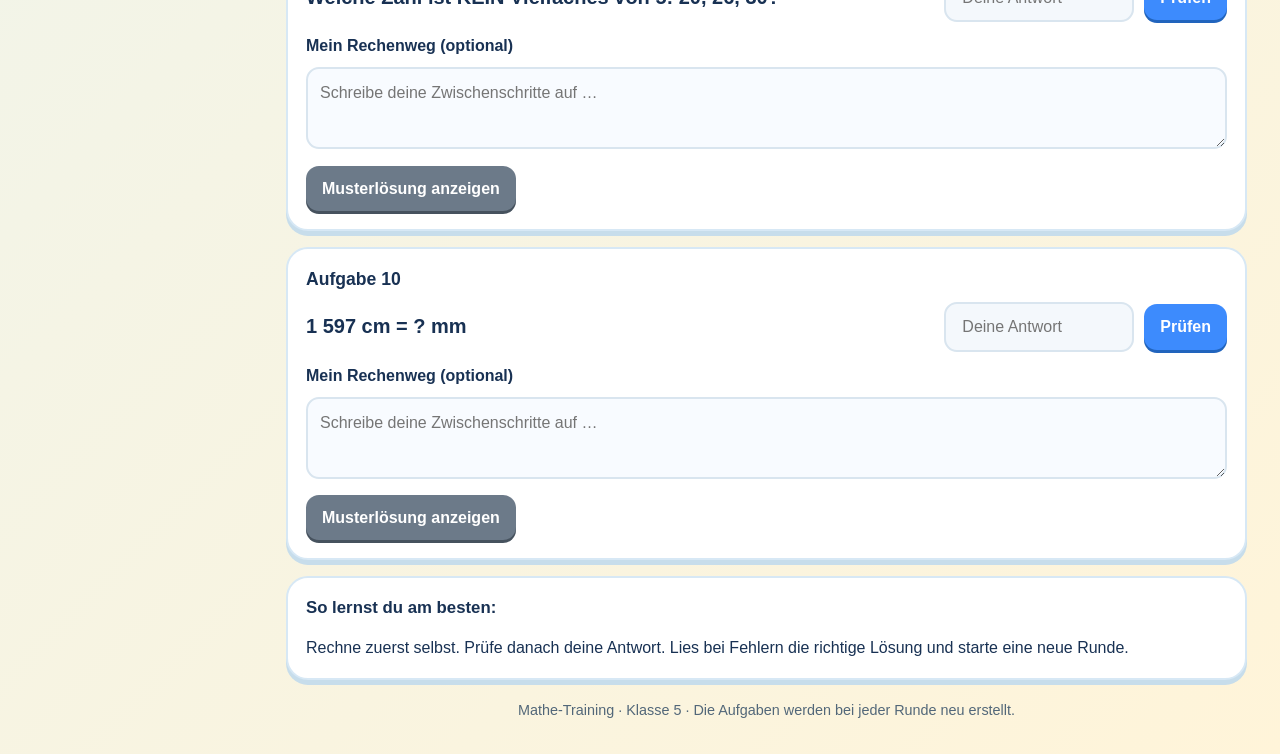
<file: index2.html>
<!doctype html>
<html lang="de">
<head>
<meta charset="utf-8">
<meta name="viewport" content="width=device-width, initial-scale=1">
<title>Mathe-Training Klasse 5</title>
<style>
:root{--ink:#183153;--blue:#3d8bfd;--sky:#eaf6ff;--green:#20a46b;--gold:#ffd166;--pink:#ff8fab;--paper:#fffdf6;--line:#d7e8f5;--muted:#526779}
*{box-sizing:border-box}
body{margin:0;font-family:"Trebuchet MS",Arial,sans-serif;color:var(--ink);background:linear-gradient(135deg,#dff4ff,#fff4d9);min-height:100vh;font-size:16px;line-height:1.45}
header{padding:22px 16px 18px;text-align:center;background:#fffdf2;border-bottom:4px solid #bde0fe}
header h1{margin:0;font-size:clamp(1.8rem,4vw,3rem);font-weight:800}
header p{margin:8px 0 0;font-size:1.05rem}
main{max-width:1250px;margin:auto;padding:18px 18px 34px}
.layout{display:grid;grid-template-columns:235px minmax(0,1fr);gap:18px;align-items:start}
.sidebar{background:#fff;border:2px solid var(--line);border-radius:22px;padding:15px;box-shadow:0 5px 0 #c7ddeb;position:sticky;top:14px}
.sidebar h2{font-size:1.15rem;margin:2px 4px 12px}
.topic-list{display:grid;gap:8px}
.topic-link{width:100%;text-align:left;background:#eef6ff;color:var(--ink);box-shadow:none;border:2px solid #d9e8f5;padding:10px 12px;border-radius:12px}
.topic-link:hover{background:#dceeff}
.topic-link.active{background:var(--blue);color:white;border-color:var(--blue);box-shadow:0 3px 0 #2164bd}
.content{min-width:0}
@media(max-width:760px){.layout{grid-template-columns:1fr}.sidebar{position:static}.topic-list{grid-template-columns:repeat(2,minmax(0,1fr))}}
@media(max-width:420px){.topic-list{grid-template-columns:1fr}}
.toplink{text-align:center;margin:0 0 18px}
a.home-link{display:inline-block;background:#6c7a89;color:white;padding:10px 16px;border-radius:13px;text-decoration:none;font-weight:bold;box-shadow:0 3px 0 #46525e}
.panel,.task{background:#fff;border:2px solid var(--line);border-radius:22px;padding:18px;margin-bottom:16px;box-shadow:0 5px 0 #c7ddeb}
.panel strong{font-size:1.05rem}
.controls{display:flex;flex-wrap:wrap;gap:12px;align-items:center}
select,button,input{font:inherit;border-radius:13px;padding:11px 16px;border:0}
select{background:#f4f8fc;border:2px solid #d9e5ef;color:var(--ink);flex:1;min-width:210px}
button{cursor:pointer;background:var(--blue);color:white;font-weight:bold;box-shadow:0 3px 0 #2164bd;transition:transform .08s}
button:hover{filter:brightness(1.05)}button:active{transform:translateY(2px);box-shadow:0 1px 0 #2164bd}button:disabled{opacity:.45;cursor:not-allowed}
button.secondary{background:#6c7a89;box-shadow:0 3px 0 #46525e}button.green{background:var(--green);box-shadow:0 3px 0 #14764b}
.stats{display:flex;gap:12px;flex-wrap:wrap;margin-top:12px}
.stat{background:#eef6ff;padding:8px 12px;border-radius:99px;font-size:.95rem;font-weight:bold}
.task h3{margin:0 0 10px;font-size:1.1rem;color:var(--ink)}
.taskrow{display:flex;gap:10px;align-items:center;flex-wrap:wrap}
.equation{font-size:1.25rem;font-weight:bold;flex:1;min-width:220px}
.answer{width:190px;max-width:100%;background:#f4f8fc;border:2px solid #d9e5ef;color:var(--ink)}
.feedback{margin-top:10px;font-weight:650;padding:10px 12px;border-radius:12px;display:none}
.feedback.show{display:block}.correct{color:#176b43;background:#e6fff0}.wrong{color:#a52d35;background:#fff0eb}
.hint{font-size:.93rem;color:#526779}.work{width:100%;min-height:82px;resize:vertical;margin-top:10px;border:2px solid #d9e5ef;border-radius:13px;padding:12px;font:inherit;color:var(--ink);background:#f8fbff}
.solution{margin-top:10px;padding:12px;background:#fff3bf;border-radius:13px;border:1px solid #f4d98b}.taskbuttons{display:flex;gap:8px;flex-wrap:wrap;margin-top:10px}
.footer{font-size:.9rem;color:#526779;text-align:center;margin-top:20px}
@media(max-width:600px){main{padding:14px 10px 28px}.panel,.task{padding:14px}.taskrow{align-items:stretch}.equation{min-width:100%}.answer{flex:1;width:100%}button{flex:1}}
</style>
</head>
<body>
<header>
  <h1>🧮 Mathe-Training</h1>
  <p>Dein interaktiver Mathe-Trainer · Klasse 5 Gymnasium</p>
</header>
<main>
  <div class="toplink"><a class="home-link" href="index.html">🌍 Zurück zum Geo-Abenteuer</a></div>
  <div class="layout">
  <aside class="sidebar" aria-label="Themenregister">
    <h2>📚 Themen</h2>
    <nav class="topic-list" id="topicNav">
      <button type="button" class="topic-link active" data-topic="mix">🎲 Gemischte Runde</button>
      <button type="button" class="topic-link" data-topic="zahlen">🔢 Vorgänger und Nachfolger</button>
      <button type="button" class="topic-link" data-topic="sub">➖ Subtraktion</button>
      <button type="button" class="topic-link" data-topic="um">📏 Schwieriges Umrechnen</button>
      <button type="button" class="topic-link" data-topic="klammern">🧩 Klammeraufgaben</button>
      <button type="button" class="topic-link" data-topic="division">➗ Division ohne Rest</button>
      <button type="button" class="topic-link" data-topic="rest">🔍 Division mit Rest</button>
      <button type="button" class="topic-link" data-topic="mal">✖️ Multiplikation</button>
      <button type="button" class="topic-link" data-topic="vielfache">🌟 Vielfache</button>
    </nav>
  </aside>
  <div class="content">
  <section class="panel">
    <strong>Wähle ein Thema:</strong>
    <div class="controls" style="margin-top:10px">
      <select id="topic" aria-label="Übungsthema">
        <option value="mix">Gemischte Runde</option>
        <option value="zahlen">Vorgänger und Nachfolger</option>
        <option value="sub">Subtraktion</option>
        <option value="um">Schwieriges Umrechnen</option>
        <option value="klammern">Klammeraufgaben</option>
        <option value="division">Division ohne Rest</option>
        <option value="rest">Division mit Rest</option>
        <option value="mal">Multiplikation</option>
        <option value="vielfache">Vielfache</option>
      </select>
      <button id="newRound">Neue Aufgaben</button>
      <button class="secondary" id="checkAll">Alle prüfen</button>
    </div>
    <div class="stats">
      <div class="stat">Richtig: <span id="right">0</span></div>
      <div class="stat">Geprüft: <span id="checked">0</span> / 10</div>
      <div class="stat">Punkte in dieser Runde: <span id="points">0</span></div>
    </div>
    <p class="hint">Tipp: Du kannst zu jeder Aufgabe deinen Rechenweg notieren. Das Programm prüft automatisch das Ergebnis; den freien Text zum Rechenweg bewertet es nicht automatisch. Bei Division mit Rest schreibst du zum Beispiel <b>13 Rest 2</b>.</p>
  </section>
  <section id="tasks" aria-live="polite"></section>
  <section class="panel">
    <strong>So lernst du am besten:</strong>
    <p style="margin-bottom:0">Rechne zuerst selbst. Prüfe danach deine Antwort. Lies bei Fehlern die richtige Lösung und starte eine neue Runde.</p>
  </section>
  <div class="footer">Mathe-Training · Klasse 5 · Die Aufgaben werden bei jeder Runde neu erstellt.</div>
  </div>
  </div>
</main>
<script>
const $=id=>document.getElementById(id);
let current=[], totalRight=0, totalChecked=0, points=0;
const rnd=(a,b)=>Math.floor(Math.random()*(b-a+1))+a;
const fmt=n=>String(n).replace(/\B(?=(\d{3})+(?!\d))/g," ");
function task(question, answer, unit="", explain=""){return {question,answer:String(answer),unit,explain};}
function make(type){
  if(type==="zahlen"){
    let n=[rnd(1000,99999),rnd(1000,99999),rnd(10000,99999)][rnd(0,2)];
    return [task(`Vorgänger von ${fmt(n)}?`,n-1),task(`Nachfolger von ${fmt(n)}?`,n+1)];
  }
  if(type==="sub"){
    let a=rnd(2000,50000),b=rnd(100,Math.min(a-1,19999));
    return [task(`${fmt(a)} − ${fmt(b)} =`,a-b,"","Ziehe Hunderter, Zehner und Einer nacheinander ab.")];
  }
  if(type==="um"){
    const choices=[
      ()=>{let x=rnd(12,95)*1000+rnd(0,9)*100+rnd(0,9)*10;return task(`${fmt(x)} m = ? km und m (Antwort z. B. 3 km 250 m)`,`${Math.floor(x/1000)} km ${x%1000} m`,"","1 km = 1 000 m.")},
      ()=>{let x=rnd(2,15)*1000+rnd(1,9)*100+rnd(1,9)*10+rnd(1,9);return task(`${fmt(x)} g = ? kg und g (Antwort z. B. 2 kg 350 g)`,`${Math.floor(x/1000)} kg ${x%1000} g`,"","1 kg = 1 000 g.")},
      ()=>{let m=rnd(2,25),c=rnd(1,99);let x=m*100+c;return task(`${fmt(x)} cm = ? m und cm (Antwort z. B. 2 m 35 cm)`,`${Math.floor(x/100)} m ${x%100} cm`,"","100 cm = 1 m.")},
      ()=>{let kg=rnd(1,18),g=rnd(100,999);let x=kg*1000+g;return task(`${fmt(x)} g = ? kg und g (Antwort z. B. 4 kg 125 g)`,`${Math.floor(x/1000)} kg ${x%1000} g`,"","1 000 g = 1 kg.")},
      ()=>{let km=rnd(1,12),m=rnd(100,999);let x=km*1000+m;return task(`${fmt(x)} m = ? km und m (Antwort z. B. 4 km 125 m)`,`${Math.floor(x/1000)} km ${x%1000} m`,"","1 000 m = 1 km.")},
      ()=>{let m=rnd(2,35),cm=rnd(1,99);let x=m*100+cm;return task(`${fmt(x)} cm = ? mm`,x*10,"mm","1 cm = 10 mm.")},
      ()=>{let l=rnd(2,15),ml=rnd(100,999);let x=l*1000+ml;return task(`${fmt(x)} ml = ? l und ml (Antwort z. B. 3 l 250 ml)`,`${Math.floor(x/1000)} l ${x%1000} ml`,"","1 l = 1 000 ml.")}
    ];return [choices[rnd(0,choices.length-1)]()];
  }
  if(type==="klammern"){
    const a=rnd(20,180),b=rnd(10,90),c=rnd(5,50);
    const kind=rnd(0,3);
    if(kind===0)return [task(`(${a} + ${b}) − ${c} =`,a+b-c)];
    if(kind===1)return [task(`${a+b} − (${a} + ${c}) =`,b-c<0?Math.abs(b-c):b-c,"","Rechne zuerst in der Klammer.")].map(t=>{if(Number(t.answer)<0){t.answer=String(a+b-(a+c));}return t;});
    if(kind===2){let x=rnd(4,15),y=rnd(4,15);return [task(`(${x} × ${y}) + ${a} =`,x*y+a)];}
    let d=rnd(3,9),q=rnd(5,25);return [task(`(${q*d} − ${d*2}) : ${d} =`,q-2)];
  }
  if(type==="division"){
    let d=rnd(3,12),q=rnd(12,250);return [task(`${fmt(d*q)} : ${d} =`,q)];
  }
  if(type==="rest"){
    let d=rnd(4,12),q=rnd(8,80),r=rnd(1,d-1);return [task(`${fmt(d*q+r)} : ${d} = ? (Ergebnis und Rest)`,`${q} Rest ${r}`)];
  }
  if(type==="mal"){
    let a=rnd(12,999),b=rnd(3,25);return [task(`${fmt(a)} × ${b} =`,a*b)];
  }
  if(type==="vielfache"){
    const kind=rnd(0,4);
    if(kind===0){
      const n=rnd(2,12), k=rnd(3,10);
      return [task(`Wie lautet das ${k}. Vielfache von ${n}?`,n*k,"",`Multipliziere die Zahl mit ${k}.`)];
    }
    if(kind===1){
      const n=rnd(2,12), k=rnd(2,8), missing=n*k;
      return [task(`Ergänze die Vielfachenreihe: ${n}, ${2*n}, ${3*n}, __, ${5*n}. Welche Zahl fehlt?`,missing)];
    }
    if(kind===2){
      const n=rnd(2,12), k=rnd(2,12), value=n*k;
      return [task(`Ist ${value} ein Vielfaches von ${n}? Antworte mit ja oder nein.`,`ja`,"",`${value} : ${n} geht ohne Rest auf.`)];
    }
    if(kind===3){
      const n=rnd(2,12), k=rnd(2,10), value=n*k+rnd(1,n-1);
      return [task(`Ist ${value} ein Vielfaches von ${n}? Antworte mit ja oder nein.`,`nein`,"",`Beim Teilen durch ${n} bleibt ein Rest.`)];
    }
    const n=rnd(2,10), k=rnd(3,8);
    const a=n*k, b=n*(k+1), c=n*(k+2);
    return [task(`Welche Zahl ist KEIN Vielfaches von ${n}: ${a}, ${b+1}, ${c}?`,b+1,"","Vielfache entstehen durch Multiplikation mit 1, 2, 3, … .")];
  }
  const types=["zahlen","sub","um","klammern","division","rest","mal","vielfache"];
  return make(types[rnd(0,types.length-1)]);
}
function normalize(s){return String(s).toLowerCase().trim().replace(/,/g,".").replace(/\s+/g," ").replace(/kilometer/g,"km").replace(/meter/g,"m").replace(/gramm/g,"g").replace(/kilogramm/g,"kg").replace(/liter/g,"l").replace(/milliliter/g,"ml");}
function generate(){
  current=[];totalRight=0;totalChecked=0;points=0;
  const type=$("topic").value;
  let attempts=0;
  while(current.length<10 && attempts<100){
    attempts++;
    const t=make(type);
    t.forEach(x=>{if(current.length<10)current.push({...x,id:current.length,done:false});});
  }
  render();stats();
}
function render(){
  $("tasks").innerHTML="";
  current.forEach((t,i)=>{
    const el=document.createElement("article");el.className="task";
    el.innerHTML=`<h3>Aufgabe ${i+1}</h3><div class="taskrow"><div class="equation"></div><input class="answer" type="text" autocomplete="off" aria-label="Antwort zu Aufgabe ${i+1}" placeholder="Deine Antwort"><button class="check">Prüfen</button></div><label style="display:block;margin-top:12px;font-weight:650" for="work-${i}">Mein Rechenweg (optional)</label><textarea class="work" id="work-${i}" placeholder="Schreibe deine Zwischenschritte auf …"></textarea><div class="taskbuttons"><button class="secondary solutionBtn" type="button">Musterlösung anzeigen</button></div><div class="solution" hidden></div><div class="feedback" aria-live="polite"></div>`;
    el.querySelector(".equation").textContent=t.question;
    el.querySelector("input").value="";
    el.querySelector(".check").addEventListener("click",()=>checkOne(i,el));
    el.querySelector("input").addEventListener("keydown",e=>{if(e.key==="Enter")checkOne(i,el);});
    el.querySelector(".solutionBtn").addEventListener("click",()=>{
      const box=el.querySelector(".solution");
      box.hidden=!box.hidden;
      if(!box.hidden){box.textContent=`Lösung: ${t.answer}${t.unit ? " "+t.unit : ""}${t.explain ? " — Tipp: "+t.explain : ""}`;el.querySelector(".solutionBtn").textContent="Musterlösung ausblenden";}
      else el.querySelector(".solutionBtn").textContent="Musterlösung anzeigen";
    });
    $("tasks").appendChild(el);
  });
}
function checkOne(i,el){
  const t=current[i];if(t.done)return;
  const input=el.querySelector("input"),feedback=el.querySelector(".feedback");
  const user=normalize(input.value),ans=normalize(t.answer);
  let ok=user===ans;
  if(!ok && !/[a-z]/i.test(ans) && /^-?\d+(\.\d+)?$/.test(user))ok=Number(user)===Number(ans);
  t.done=true;totalChecked++;
  if(ok){totalRight++;points++;feedback.textContent="Richtig! Sehr gut! Dein Rechenweg bleibt zum Nachvollziehen stehen.";feedback.className="feedback show correct";}
  else{feedback.textContent=`Falsch! Die richtige Lösung ist: ${t.answer}${t.unit ? " "+t.unit : ""}${t.explain ? " – "+t.explain : ""}.`;feedback.className="feedback show wrong";}
  input.disabled=true;el.querySelector(".check").disabled=true;stats();
}
function stats(){$("right").textContent=totalRight;$("checked").textContent=totalChecked;$("points").textContent=points;}
function setActiveTopic(){
  document.querySelectorAll(".topic-link").forEach(btn=>{
    const active=btn.dataset.topic===$("topic").value;
    btn.classList.toggle("active",active);
    btn.setAttribute("aria-pressed",String(active));
  });
}
document.querySelectorAll(".topic-link").forEach(btn=>btn.addEventListener("click",()=>{
  $("topic").value=btn.dataset.topic;
  setActiveTopic();
  generate();
}));
$("topic").addEventListener("change",()=>{setActiveTopic();generate();});
$("newRound").addEventListener("click",generate);
$("checkAll").addEventListener("click",()=>[...$("tasks").children].forEach((el,i)=>checkOne(i,el)));
setActiveTopic();
generate();
</script>
</body>
</html>
</file>
<file: geo-neu.css>
/* geo-neu.css – Design-Verbesserungen für geo.html (nach dem alten <style> einbinden) */
body{background:linear-gradient(160deg,#d8f1ff 0%,#fff6dc 100%) fixed}
header{background:linear-gradient(135deg,#3d8bfd,#6a5cff);border-bottom:0;border-radius:0 0 28px 28px;box-shadow:0 6px 0 rgba(24,49,83,.12)}
header h1,header p{color:#fff}
.panel{border-radius:24px}
.topic{transition:transform .12s,border-color .12s}
.topic:hover{transform:translateY(-2px);border-color:#3d8bfd}

.question{font-size:1.35rem;line-height:1.35;background:#fff8dc;border-left:6px solid #f2a900;border-radius:14px;padding:14px 16px}
.instr{font-size:.95rem;font-weight:bold;color:#526779;margin-bottom:10px}
.instr.multi{color:#8a5a00;background:#fff4bf;display:inline-block;padding:6px 12px;border-radius:99px}

.answers{grid-template-columns:repeat(auto-fit,minmax(240px,1fr));gap:12px}
.answer{display:flex;align-items:center;gap:12px;width:100%;min-height:60px;padding:14px 16px;font-size:1.05rem;text-align:left;color:var(--ink);background:#fff;border:3px solid #d9e5ef;border-radius:16px;box-shadow:0 3px 0 #d3e0eb}
.answer:hover:not(:disabled){border-color:#3d8bfd;background:#f0f7ff}
.answer .mark{flex:0 0 26px;height:26px;border:3px solid #9bb3c7;border-radius:50%;background:#fff}
.answers.multi .answer .mark{border-radius:7px}
.answer .txt{flex:1}
.answer .badge{font-size:.85rem;font-weight:bold;white-space:nowrap}
.answer:disabled:not(.correct):not(.wrong){opacity:.5}

.answer.chosen{border-color:#3d8bfd;background:#e3f1ff}
.answer.chosen .mark{background:#3d8bfd;border-color:#3d8bfd;box-shadow:inset 0 0 0 4px #fff}

.answer.correct,.answer.correct:disabled{opacity:1;border-color:#20a46b;background:#dcfbe9;box-shadow:0 3px 0 #14764b;animation:pop .35s}
.answer.correct .mark{background:#20a46b;border-color:#20a46b;box-shadow:inset 0 0 0 4px #dcfbe9}
.answer.correct .badge{color:#0d6a40}

.answer.wrong,.answer.wrong:disabled{opacity:1;border-color:#e5533d;background:#ffe6e0;box-shadow:0 3px 0 #b73a27;animation:shake .4s}
.answer.wrong .mark{background:#e5533d;border-color:#e5533d;box-shadow:inset 0 0 0 4px #ffe6e0}
.answer.wrong .badge{color:#a3301f}
.answer.wrong .txt{text-decoration:line-through;text-decoration-thickness:2px}

.feedback{font-size:1.1rem;border-radius:16px;padding:16px 18px}
.feedback.good{background:#dcfbe9;border:3px solid #20a46b;color:#0d4f32}
.feedback.bad{background:#ffe6e0;border:3px solid #e5533d;color:#7a2417}
.feedback .head{display:block;font-size:1.4rem;margin-bottom:4px}

#checkBtn,#nextBtn,#showBtn{padding:13px 20px;font-size:1.05rem}

@keyframes pop{0%{transform:scale(.96)}60%{transform:scale(1.03)}100%{transform:scale(1)}}
@keyframes shake{0%,100%{transform:translateX(0)}25%{transform:translateX(-6px)}75%{transform:translateX(6px)}}
@media(prefers-reduced-motion:reduce){.answer,.topic{animation:none!important;transition:none!important}}
@media(max-width:600px){.answers{grid-template-columns:1fr}.question{font-size:1.15rem}#checkBtn,#nextBtn{flex:1}}
</file>
